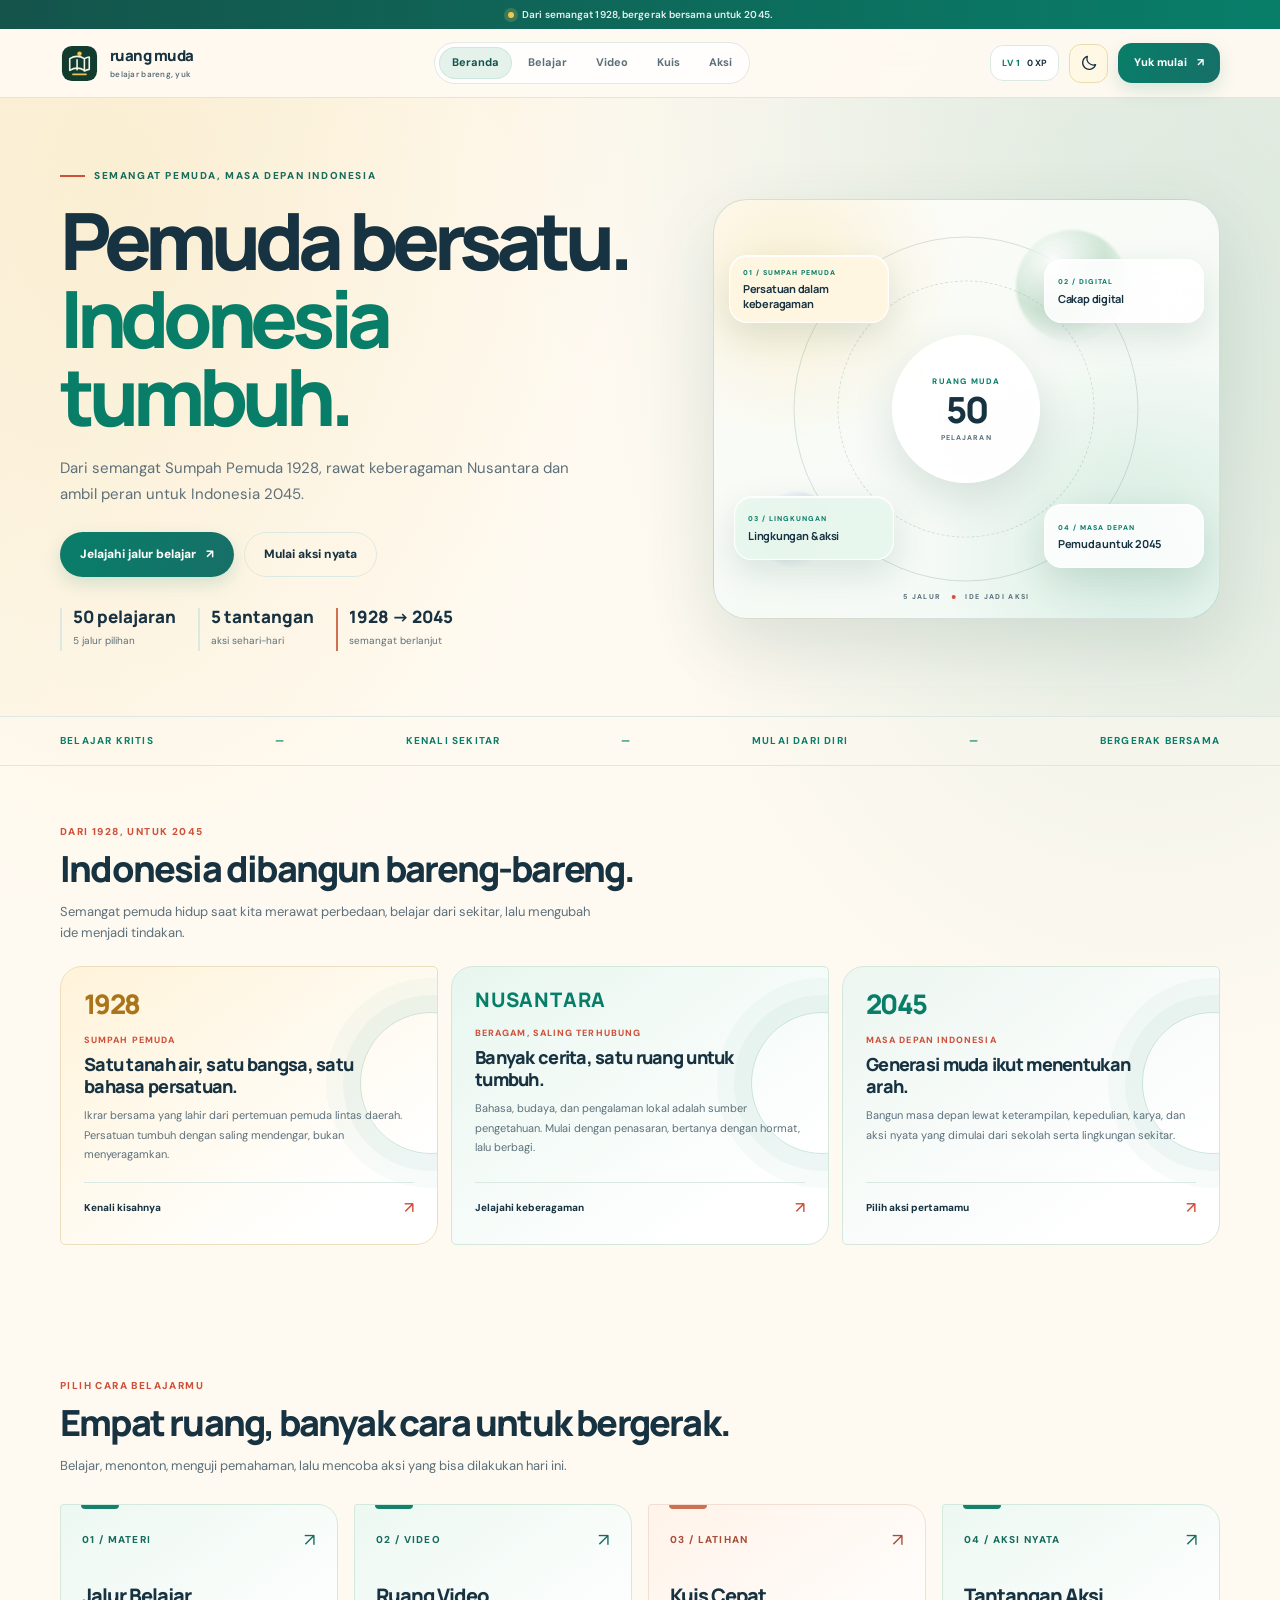
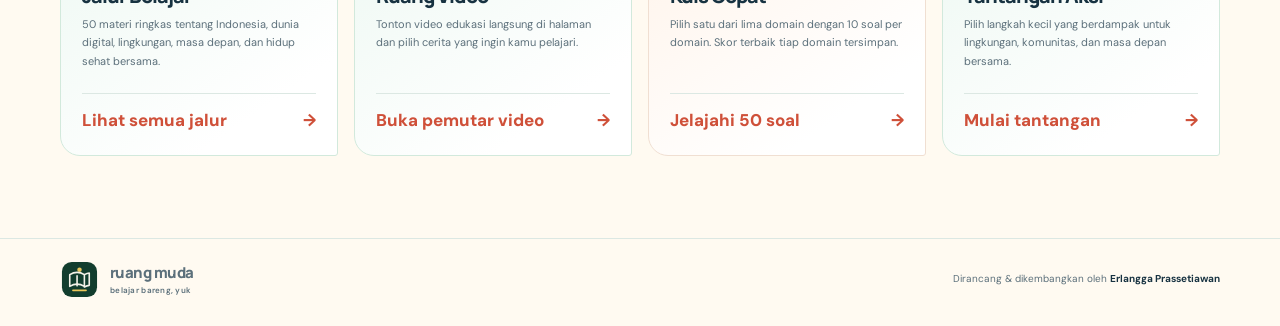
<file: index.html>
<!doctype html>
<html lang="id">
<head>
  <meta charset="utf-8" />
  <meta name="viewport" content="width=device-width, initial-scale=1" />
  <meta name="theme-color" content="#fffaf1" />
  <meta name="description" content="Ruang Muda: belajar dari semangat Sumpah Pemuda, merawat keberagaman Nusantara, dan bergerak untuk Indonesia 2045." />
  <title>Ruang Muda — Pemuda Indonesia untuk 2045</title>
  <script>try{document.documentElement.dataset.theme=localStorage.getItem('ruangMudaTheme_v3')||'light'}catch(e){}</script>
  <link rel="stylesheet" href="assets/style.css" />
  <link rel="stylesheet" href="assets/overrides.css" />
</head>
<body data-page="home" data-base="">
  <div id="site-header"></div>
  <main>
    <section class="home-hero"><div class="wrap hero-grid">
      <div class="hero-copy fade-in"><div class="eyebrow">Semangat pemuda, masa depan Indonesia</div><h1>Pemuda bersatu.<br /><span>Indonesia tumbuh.</span></h1><p class="lede">Dari semangat Sumpah Pemuda 1928, rawat keberagaman Nusantara dan ambil peran untuk Indonesia 2045.</p><div class="hero-actions"><a class="btn" href="jalur-belajar/index.html">Jelajahi jalur belajar <span aria-hidden="true">↗</span></a><a class="btn btn-outline" href="aksi/index.html">Mulai aksi nyata</a></div><div class="hero-meta"><div><strong>50 pelajaran</strong><small>5 jalur pilihan</small></div><div><strong>5 tantangan</strong><small>aksi sehari-hari</small></div><div><strong>1928 → 2045</strong><small>semangat berlanjut</small></div></div></div>
      <aside class="bubble-scene fade-in" aria-label="Animasi topik belajar Ruang Muda"><div class="scene-orbit orbit-one"></div><div class="scene-orbit orbit-two"></div><div class="scene-glow glow-one"></div><div class="scene-glow glow-two"></div><div class="scene-core"><span>RUANG MUDA</span><strong>50</strong><small>PELAJARAN</small></div><a class="topic-bubble bubble-history" href="jalur-belajar/materi.html?topik=sejarah"><small>01 / SUMPAH PEMUDA</small><strong>Persatuan dalam keberagaman</strong></a><a class="topic-bubble bubble-digital" href="jalur-belajar/index.html"><small>02 / DIGITAL</small><strong>Cakap digital</strong></a><a class="topic-bubble bubble-nature" href="jalur-belajar/index.html"><small>03 / LINGKUNGAN</small><strong>Lingkungan &amp; aksi</strong></a><a class="topic-bubble bubble-life" href="aksi/index.html"><small>04 / MASA DEPAN</small><strong>Pemuda untuk 2045</strong></a><div class="scene-caption"><span>5 JALUR</span><i></i><span>IDE JADI AKSI</span></div></aside>
    </div></section>
    <div class="home-rule"><div class="wrap home-rule-row"><span>Belajar kritis</span><span>—</span><span>Kenali sekitar</span><span>—</span><span>Mulai dari diri</span><span>—</span><span>Bergerak bersama</span></div></div>
    <section class="youth-story"><div class="wrap"><div class="section-heading"><div class="section-label">Dari 1928, untuk 2045</div><h2 class="section-title">Indonesia dibangun bareng-bareng.</h2><p class="section-intro">Semangat pemuda hidup saat kita merawat perbedaan, belajar dari sekitar, lalu mengubah ide menjadi tindakan.</p></div><div class="story-grid">
      <a class="story-card story-oath" href="jalur-belajar/materi.html?topik=sejarah"><span class="story-year">1928</span><span class="story-kicker">Sumpah Pemuda</span><h3>Satu tanah air, satu bangsa, satu bahasa persatuan.</h3><p>Ikrar bersama yang lahir dari pertemuan pemuda lintas daerah. Persatuan tumbuh dengan saling mendengar, bukan menyeragamkan.</p><span class="story-link">Kenali kisahnya <b aria-hidden="true">↗</b></span></a>
      <a class="story-card story-nusantara" href="jalur-belajar/materi.html?topik=peta-keberagaman"><span class="story-year">NUSANTARA</span><span class="story-kicker">Beragam, saling terhubung</span><h3>Banyak cerita, satu ruang untuk tumbuh.</h3><p>Bahasa, budaya, dan pengalaman lokal adalah sumber pengetahuan. Mulai dengan penasaran, bertanya dengan hormat, lalu berbagi.</p><span class="story-link">Jelajahi keberagaman <b aria-hidden="true">↗</b></span></a>
      <a class="story-card story-future" href="aksi/index.html"><span class="story-year">2045</span><span class="story-kicker">Masa depan Indonesia</span><h3>Generasi muda ikut menentukan arah.</h3><p>Bangun masa depan lewat keterampilan, kepedulian, karya, dan aksi nyata yang dimulai dari sekolah serta lingkungan sekitar.</p><span class="story-link">Pilih aksi pertamamu <b aria-hidden="true">↗</b></span></a>
    </div></div></section>
    <section class="home-modules"><div class="wrap"><div class="section-heading"><div class="section-label">Pilih cara belajarmu</div><h2 class="section-title">Empat ruang, banyak cara untuk bergerak.</h2><p class="section-intro">Belajar, menonton, menguji pemahaman, lalu mencoba aksi yang bisa dilakukan hari ini.</p></div><div class="module-grid">
      <a class="module-card" href="jalur-belajar/index.html"><div class="module-index"><span>01 / MATERI</span><span aria-hidden="true">↗</span></div><h2>Jalur Belajar</h2><p>50 materi ringkas tentang Indonesia, dunia digital, lingkungan, masa depan, dan hidup sehat bersama.</p><div class="module-link"><span>Lihat semua jalur</span><span aria-hidden="true">→</span></div></a>
      <a class="module-card" href="ruang-video/index.html"><div class="module-index"><span>02 / VIDEO</span><span aria-hidden="true">↗</span></div><h2>Ruang Video</h2><p>Tonton video edukasi langsung di halaman dan pilih cerita yang ingin kamu pelajari.</p><div class="module-link"><span>Buka pemutar video</span><span aria-hidden="true">→</span></div></a>
      <a class="module-card" href="kuis-cepat/index.html"><div class="module-index"><span>03 / LATIHAN</span><span aria-hidden="true">↗</span></div><h2>Kuis Cepat</h2><p>Pilih satu dari lima domain dengan 10 soal per domain. Skor terbaik tiap domain tersimpan.</p><div class="module-link"><span>Jelajahi 50 soal</span><span aria-hidden="true">→</span></div></a>
      <a class="module-card" href="aksi/index.html"><div class="module-index"><span>04 / AKSI NYATA</span><span aria-hidden="true">↗</span></div><h2>Tantangan Aksi</h2><p>Pilih langkah kecil yang berdampak untuk lingkungan, komunitas, dan masa depan bersama.</p><div class="module-link"><span>Mulai tantangan</span><span aria-hidden="true">→</span></div></a>
    </div></div></section>
  </main>
  <div id="site-footer"></div>
  <script src="assets/app.js" defer></script>
</body>
</html>
</file>
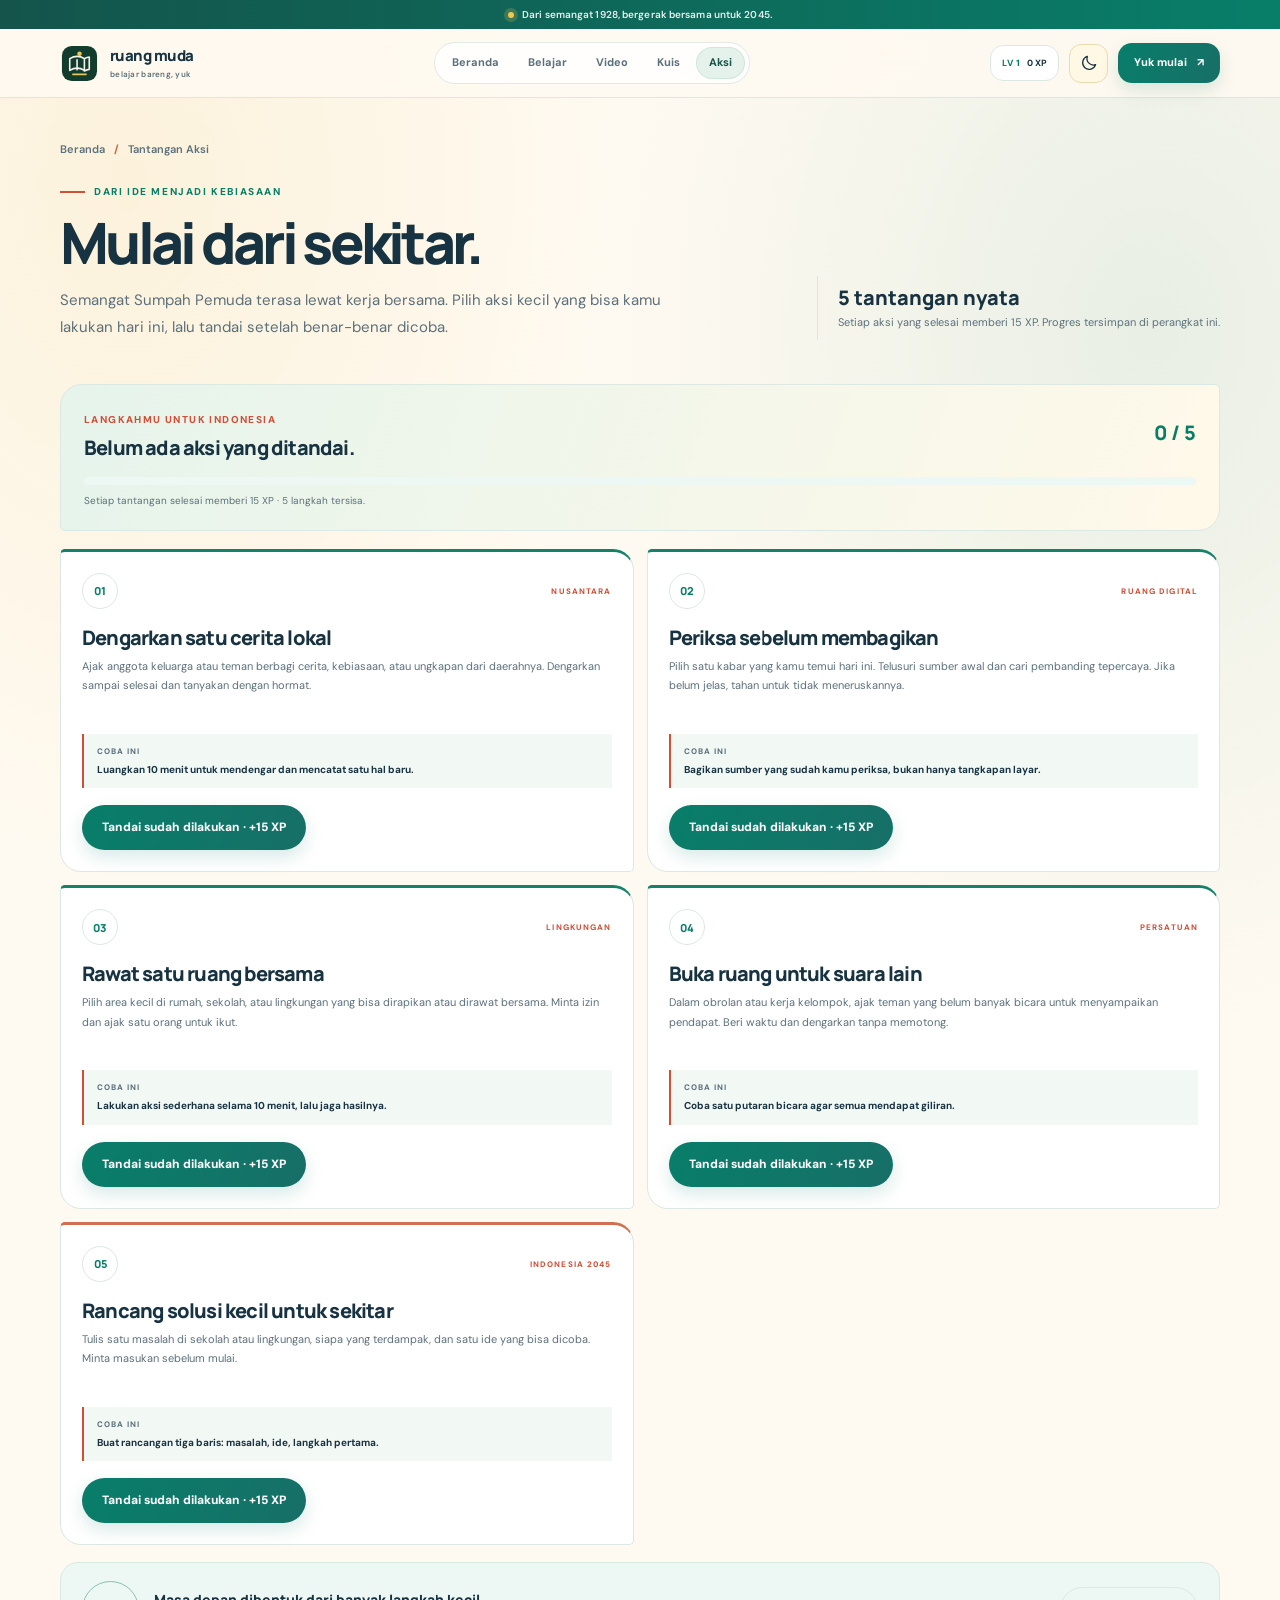
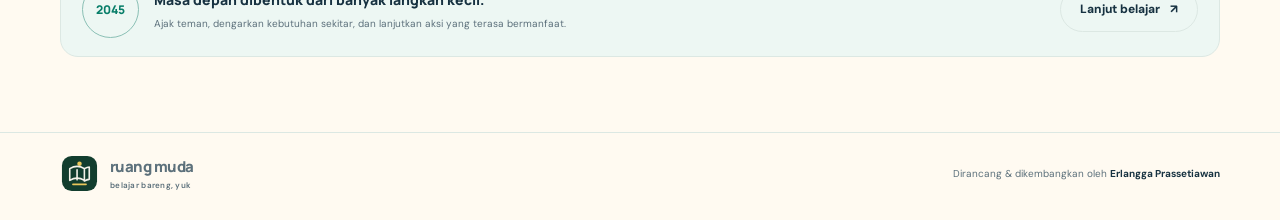
<file: aksi/index.html>
<!doctype html>
<html lang="id">
<head>
  <meta charset="utf-8" />
  <meta name="viewport" content="width=device-width, initial-scale=1" />
  <meta name="description" content="Tantangan aksi nyata Ruang Muda: mulai dari lingkungan sekitar untuk Indonesia yang lebih baik." />
  <title>Tantangan Aksi — Ruang Muda</title>
  <script>try{document.documentElement.dataset.theme=localStorage.getItem('ruangMudaTheme_v3')||'light'}catch(e){}</script>
  <link rel="stylesheet" href="../assets/style.css" />
  <link rel="stylesheet" href="../assets/overrides.css" />
</head>
<body data-page="action" data-base="../">
  <div id="site-header"></div>
  <main>
    <section class="page-hero"><div class="wrap page-hero-grid"><div><div class="crumb"><a href="../index.html">Beranda</a><span>/</span> Tantangan Aksi</div><div class="eyebrow">Dari ide menjadi kebiasaan</div><h1 class="page-title">Mulai dari sekitar.</h1><p class="lede">Semangat Sumpah Pemuda terasa lewat kerja bersama. Pilih aksi kecil yang bisa kamu lakukan hari ini, lalu tandai setelah benar-benar dicoba.</p></div><div class="page-hero-aside"><strong>5 tantangan nyata</strong>Setiap aksi yang selesai memberi 15 XP. Progres tersimpan di perangkat ini.</div></div></section>
    <section class="content-section action-content"><div class="wrap">
      <div class="action-progress-card"><div class="action-progress-top"><div><span class="section-label">Langkahmu untuk Indonesia</span><h2 id="actionProgressTitle">Belum ada aksi yang ditandai.</h2></div><strong class="action-progress-count" id="actionProgressCount">0 / 5</strong></div><div class="action-progress-track" role="progressbar" aria-label="Progres tantangan aksi" aria-valuemin="0" aria-valuemax="5" aria-valuenow="0"><span id="actionProgressBar"></span></div><p id="actionProgressHint">Selesaikan satu langkah untuk mulai membangun kebiasaan.</p></div>
      <div class="action-grid" id="actionGrid" aria-live="polite"></div>
      <aside class="action-closing"><span class="action-closing-mark" aria-hidden="true">2045</span><div><strong>Masa depan dibentuk dari banyak langkah kecil.</strong><p>Ajak teman, dengarkan kebutuhan sekitar, dan lanjutkan aksi yang terasa bermanfaat.</p></div><a class="btn btn-outline" href="../jalur-belajar/index.html">Lanjut belajar <span aria-hidden="true">↗</span></a></aside>
    </div></section>
  </main>
  <div id="site-footer"></div>
  <script src="../assets/app.js" defer></script><script src="../assets/action.js" defer></script>
</body>
</html>
</file>
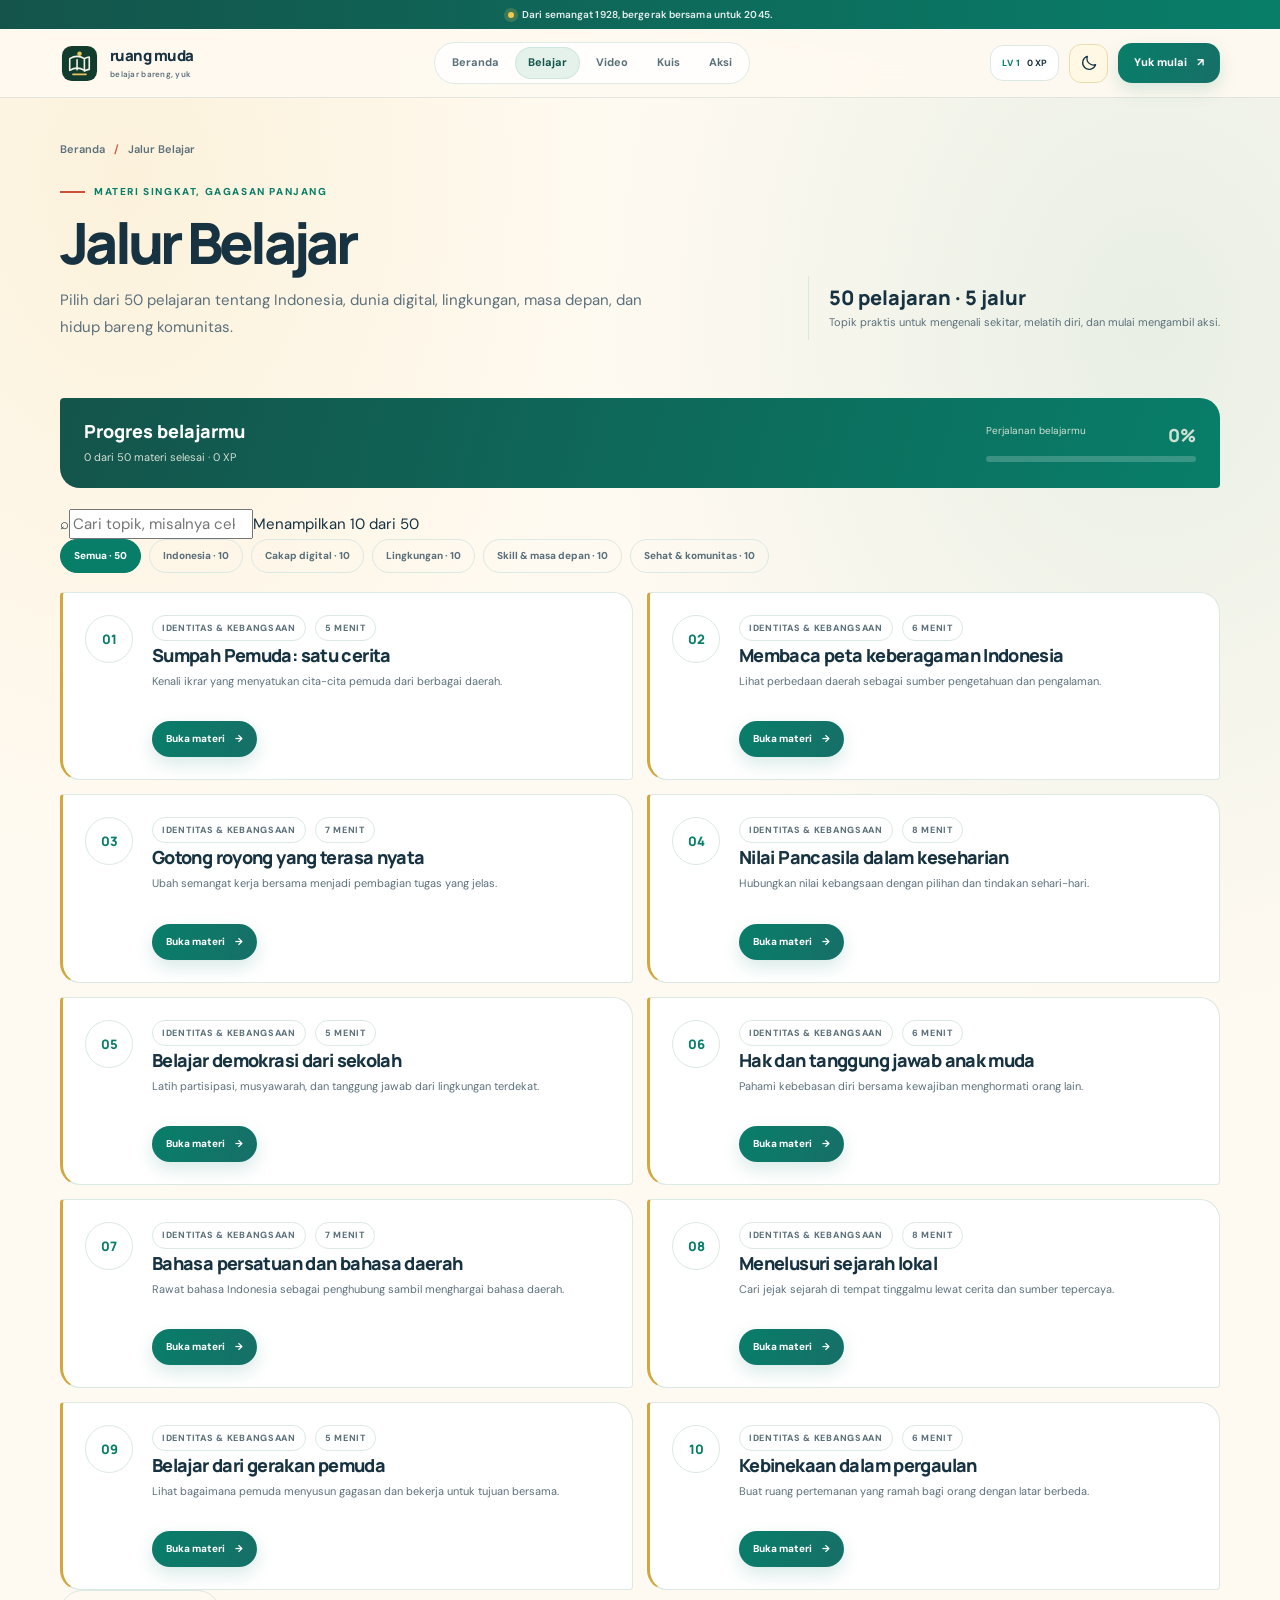
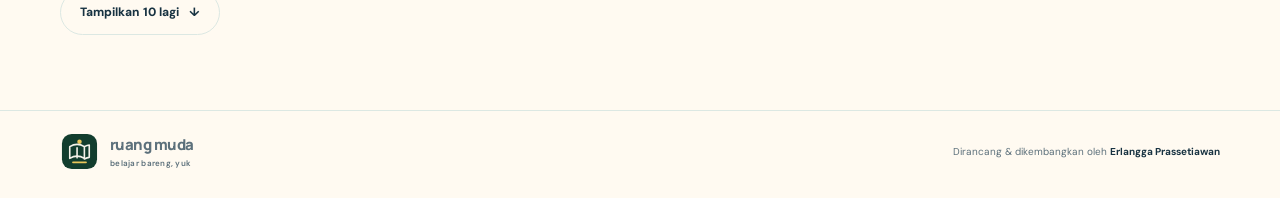
<file: jalur-belajar/index.html>
<!doctype html>
<html lang="id">
<head>
  <meta charset="utf-8" /><meta name="viewport" content="width=device-width, initial-scale=1" />
  <meta name="description" content="Pilih dari 50 pelajaran Ruang Muda tentang Indonesia, literasi digital, lingkungan, masa depan, kesehatan, dan komunitas." />
  <title>Jalur Belajar — Ruang Muda</title>
  <script>try{document.documentElement.dataset.theme=localStorage.getItem('ruangMudaTheme_v3')||'light'}catch(e){}</script>
  <link rel="stylesheet" href="../assets/style.css" />
  <link rel="stylesheet" href="../assets/overrides.css" />
</head>
<body data-page="learn" data-base="../">
  <div id="site-header"></div>
  <main>
    <section class="page-hero"><div class="wrap page-hero-grid"><div><div class="crumb"><a href="../index.html">Beranda</a><span>/</span> Jalur Belajar</div><div class="eyebrow">Materi singkat, gagasan panjang</div><h1 class="page-title">Jalur Belajar</h1><p class="lede">Pilih dari 50 pelajaran tentang Indonesia, dunia digital, lingkungan, masa depan, dan hidup bareng komunitas.</p></div><div class="page-hero-aside"><strong>50 pelajaran · 5 jalur</strong>Topik praktis untuk mengenali sekitar, melatih diri, dan mulai mengambil aksi.</div></div></section>
    <section class="content-section"><div class="wrap">
      <div class="learning-progress"><div><strong>Progres belajarmu</strong><p id="learnProgressText">0 dari 50 materi selesai</p></div><div class="progress-side"><div style="display:flex;justify-content:space-between;font-size:10px;color:#d2dfd4"><span>Perjalanan belajarmu</span><strong id="learnPercent">0%</strong></div><div class="progress-track"><span id="learnProgressBar"></span></div></div></div>
      <div class="lesson-tools"><label class="lesson-search"><span aria-hidden="true">⌕</span><input id="lessonSearch" type="search" placeholder="Cari topik, misalnya cek fakta..." aria-label="Cari materi belajar" /></label><span class="result-count" id="resultCount">Menampilkan 10 dari 50</span></div>
      <div class="filter-row" role="group" aria-label="Filter jalur belajar"><button class="filter-chip active" data-filter="all">Semua · 50</button><button class="filter-chip" data-filter="indonesia">Indonesia · 10</button><button class="filter-chip" data-filter="digital">Cakap digital · 10</button><button class="filter-chip" data-filter="lingkungan">Lingkungan · 10</button><button class="filter-chip" data-filter="masa">Skill &amp; masa depan · 10</button><button class="filter-chip" data-filter="sehat">Sehat &amp; komunitas · 10</button></div>
      <div class="lesson-grid" id="lessonGrid"></div><div class="lesson-empty" id="lessonEmpty" hidden>Topiknya belum ketemu. Coba kata pencarian lain.</div><div class="lesson-more-wrap"><button class="btn btn-outline" id="loadMore">Tampilkan 10 lagi <span aria-hidden="true">↓</span></button></div>
    </div></section>
  </main>
  <div id="site-footer"></div>
  <script src="../assets/app.js" defer></script><script src="../assets/lessons-data.js" defer></script><script src="../assets/learn.js" defer></script>
</body>
</html>
</file>
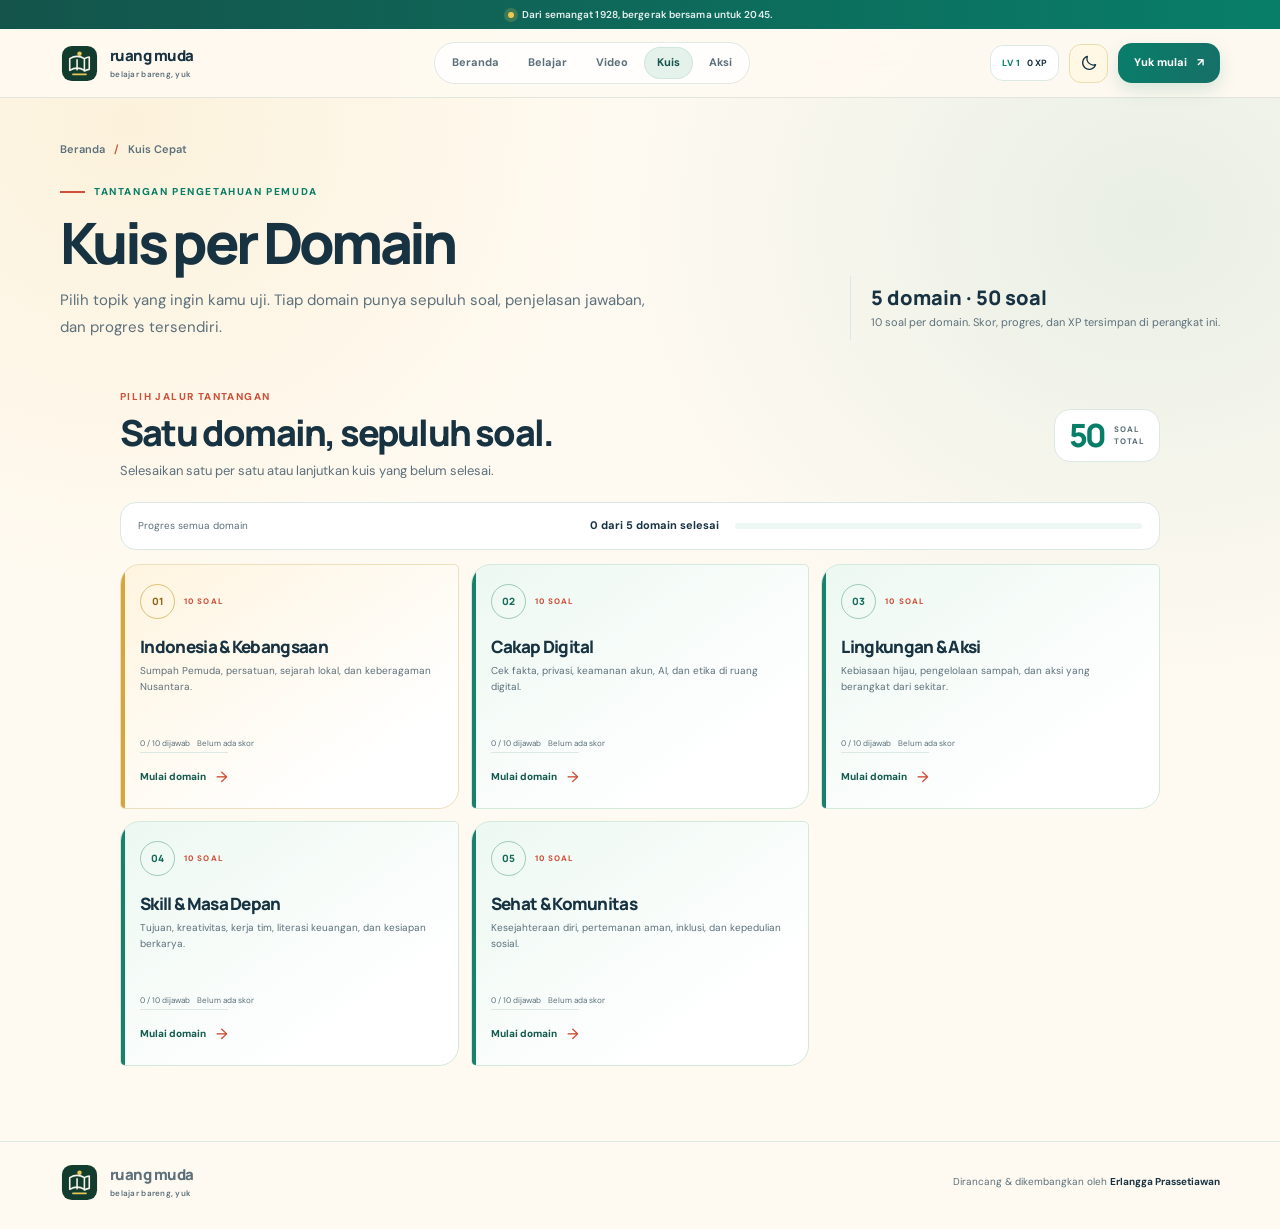
<file: kuis-cepat/index.html>
<!doctype html>
<html lang="id">
<head>
  <meta charset="utf-8" /><meta name="viewport" content="width=device-width, initial-scale=1" />
  <meta name="description" content="Kuis Ruang Muda: lima domain, masing-masing sepuluh soal tentang Indonesia, digital, lingkungan, masa depan, dan komunitas." />
  <title>Kuis 5 Domain — Ruang Muda</title>
  <script>try{document.documentElement.dataset.theme=localStorage.getItem('ruangMudaTheme_v3')||'light'}catch(e){}</script>
  <link rel="stylesheet" href="../assets/style.css" />
  <link rel="stylesheet" href="../assets/overrides.css" />
</head>
<body data-page="quiz" data-base="../">
  <div id="site-header"></div>
  <main>
    <section class="page-hero"><div class="wrap page-hero-grid"><div><div class="crumb"><a href="../index.html">Beranda</a><span>/</span> Kuis Cepat</div><div class="eyebrow">Tantangan pengetahuan pemuda</div><h1 class="page-title">Kuis per Domain</h1><p class="lede">Pilih topik yang ingin kamu uji. Tiap domain punya sepuluh soal, penjelasan jawaban, dan progres tersendiri.</p></div><div class="page-hero-aside"><strong>5 domain · 50 soal</strong>10 soal per domain. Skor, progres, dan XP tersimpan di perangkat ini.</div></div></section>
    <section class="content-section quiz-domain-section">
      <div class="wrap domain-picker" id="domainPicker" aria-labelledby="domainPickerTitle">
        <div class="domain-picker-heading"><div><div class="section-label">Pilih jalur tantangan</div><h2 class="section-title" id="domainPickerTitle">Satu domain, sepuluh soal.</h2><p class="section-intro">Selesaikan satu per satu atau lanjutkan kuis yang belum selesai.</p></div><div class="domain-total-badge"><strong>50</strong><span>SOAL<br />TOTAL</span></div></div>
        <div class="domain-overview"><div><span>Progres semua domain</span><strong id="domainProgressText">0 dari 5 domain selesai</strong></div><div class="domain-overall-track" role="progressbar" aria-label="Progres domain kuis" aria-valuemin="0" aria-valuemax="5" aria-valuenow="0"><span id="domainProgressBar"></span></div></div>
        <div class="domain-grid" id="domainGrid"></div>
      </div>
      <div class="wrap quiz-wrap" id="quizWrap" hidden>
        <aside class="quiz-side-panel"><div class="section-label">Kuis domain</div><h2>Sepuluh soal. Satu langkah lebih paham.</h2><p>Jawaban benar memberi XP satu kali per soal. Skor terbaik dicatat khusus untuk domain ini.</p><div class="quiz-side-count"><span class="count-number" id="questionTotal">10</span><span>SOAL<br />PER DOMAIN</span></div><div class="quiz-level-widget"><div class="level-widget-top"><div><small>LEVEL SEKARANG</small><strong id="playerLevel">LEVEL 1</strong><span id="playerRank">Pemula</span></div><div class="level-orb"><span id="levelNumber">01</span></div></div><div class="level-xp-row"><strong id="playerXp">0 XP</strong><span id="nextLevelText">100 XP ke level berikutnya</span></div><div class="level-progress"><span id="levelBar"></span></div></div><div class="quiz-side-line"><span>5 DOMAIN</span><i></i><span>50 SOAL</span><i></i><span>XP TERSIMPAN</span></div></aside>
        <div class="quiz-main"><div class="quiz-session-top"><button class="btn btn-outline" id="backToDomains" type="button"><span aria-hidden="true">←</span> Semua domain</button><span id="activeDomainName"></span></div><div class="quiz-shell" id="quizShell" aria-live="polite"><div class="quiz-top"><span id="questionCounter">Pertanyaan 1 / 10</span><span id="currentScore">0 benar</span></div><div class="quiz-progress"><span id="quizBar"></span></div><div class="quiz-category" id="questionCategory"></div><h2 class="quiz-question" id="questionText"></h2><div class="answer-list" id="answerList"></div><p class="quiz-feedback" id="feedback" aria-live="polite"></p><div class="quiz-controls"><small id="answerHint">Jawaban benar mendapat 10 XP, sekali per soal.</small><button class="btn" id="nextQuestion" type="button" disabled>Lanjut <span aria-hidden="true">→</span></button></div></div><div class="best-score"><span>Skor terbaik domain ini</span><strong id="savedScore">Belum ada</strong></div></div>
      </div>
    </section>
  </main>
  <div id="site-footer"></div>
  <script src="../assets/app.js" defer></script><script src="../assets/quiz.js" defer></script>
</body>
</html>
</file>
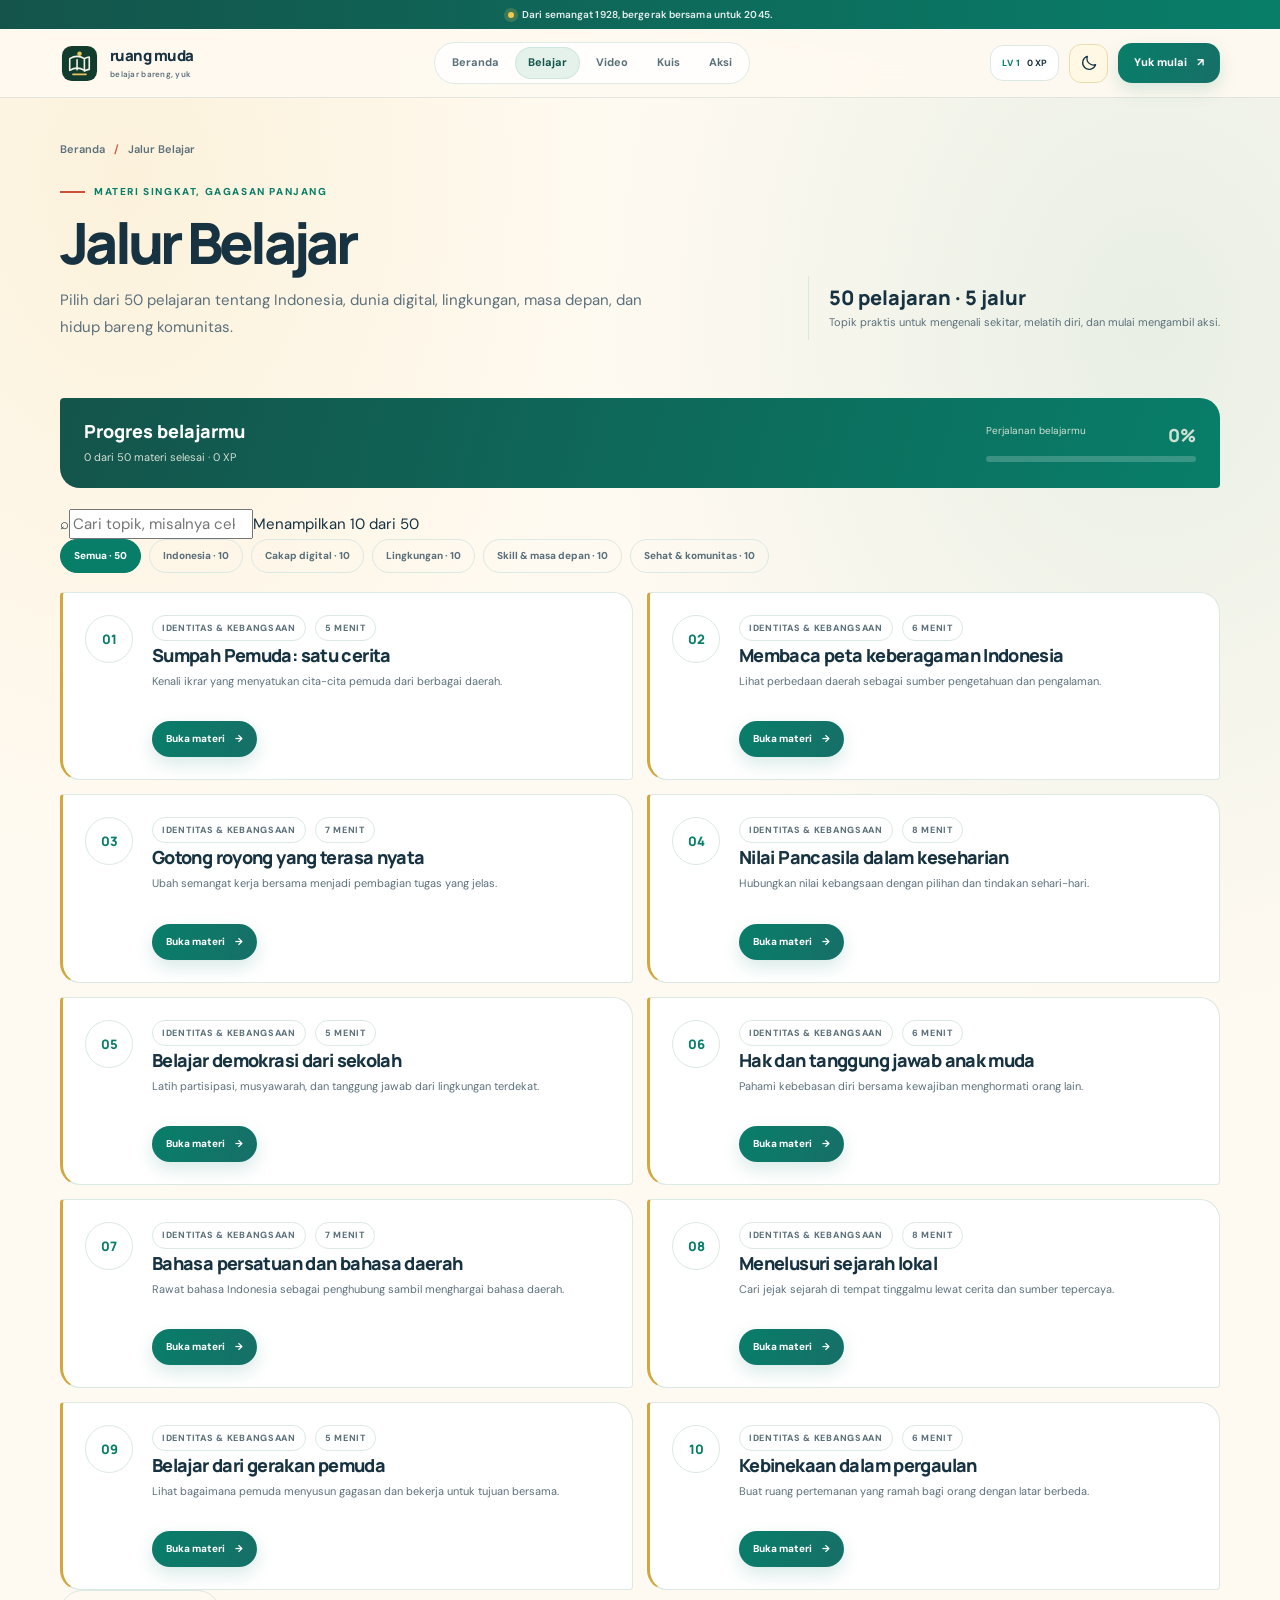
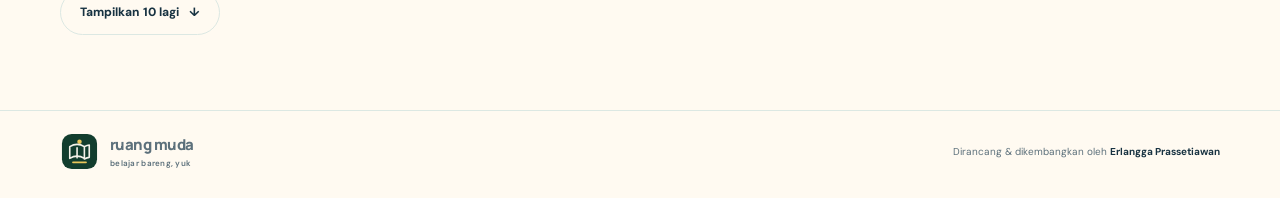
<file: jalur-belajar/materi.html>
<!doctype html>
<html lang="id">
<head>
  <meta charset="utf-8" /><meta name="viewport" content="width=device-width, initial-scale=1" />
  <meta name="description" content="Baca materi belajar Ruang Muda dengan gambaran visual, poin penting, dan kegiatan refleksi." />
  <title>Materi Belajar — Ruang Muda</title>
  <script>try{document.documentElement.dataset.theme=localStorage.getItem('ruangMudaTheme_v3')||'light'}catch(e){}</script>
  <link rel="stylesheet" href="../assets/style.css" />
  <link rel="stylesheet" href="../assets/overrides.css" />
</head>
<body data-page="learn" data-base="../">
  <div id="site-header"></div>
  <main id="lessonPage">
    <section class="page-hero"><div class="wrap"><div class="crumb"><a href="../index.html">Beranda</a><span>/</span><a href="index.html">Jalur Belajar</a><span>/</span><span id="lessonCrumb">Materi</span></div><div class="eyebrow" id="lessonCategory">Materi belajar</div><h1 class="page-title" id="lessonTitle">Memuat materi</h1><p class="lede" id="lessonLead"></p></div></section>
    <section class="content-section lesson-content"><div class="wrap">
      <div class="lesson-highlight"><article class="lesson-intro-card"><div class="section-label">Gambaran singkat</div><h2 id="lessonIntroTitle"></h2><p id="lessonIntro"></p><div class="lesson-time"><span class="time-mark"></span><span id="lessonDuration">Bacaan 5 menit</span><span class="time-divider"></span><span>Belajar mandiri</span></div></article><aside class="lesson-diagram-card"><div class="diagram-heading"><span>LIHAT ALURNYA</span><span id="diagramIndex">01 — 04</span></div><div id="lessonDiagram" class="lesson-diagram"></div><p class="diagram-caption" id="diagramCaption"></p></aside></div>
      <div class="lesson-points-heading"><div class="section-label">Materi inti</div><h2>Hal yang perlu dipahami</h2></div><div class="lesson-points" id="lessonPoints"></div>
      <div class="lesson-reflection"><div><div class="section-label">Coba pikirkan</div><h2 id="reflectionTitle">Apa yang bisa kamu lakukan setelah ini?</h2><p id="reflectionPrompt"></p></div><div class="reflection-actions"><button class="btn" id="completeLesson">Tandai selesai <span aria-hidden="true">✓</span></button><a class="btn btn-outline" id="nextLesson" href="index.html">Pilih materi lain <span aria-hidden="true">→</span></a></div></div>
    </div></section>
  </main>
  <div id="site-footer"></div>
  <script src="../assets/app.js" defer></script><script src="../assets/lessons-data.js" defer></script><script src="../assets/lesson.js" defer></script>
</body>
</html>
</file>
<file: assets/style.css>
@import url('https://fonts.googleapis.com/css2?family=DM+Sans:wght@400;500;600;700&family=Manrope:wght@400;500;600;700;800&display=swap');
:root{color-scheme:light;--bg:#fffaf1;--surface:#fff;--surface-2:#edf7f5;--ink:#172f42;--muted:#5d7180;--line:#dce8e5;--green:#087d69;--green-deep:#14544b;--green-soft:#dcf6ed;--accent:#ef6948;--accent-soft:#ffede5;--blue-soft:#e2f1ff;--gold:#f5c547;--shadow:0 22px 60px rgba(36,78,79,.11);--font:'DM Sans',Arial,sans-serif;--display:'Manrope','DM Sans',Arial,sans-serif;--radius:22px}
[data-theme="dark"]{color-scheme:dark;--bg:#080d12;--surface:rgba(255,255,255,.065);--surface-2:rgba(255,255,255,.09);--ink:#f3f7f4;--muted:#a7b5ad;--line:rgba(232,246,236,.13);--green:#9ed8b1;--green-deep:#0b1712;--green-soft:rgba(95,181,124,.19);--accent:#fb9679;--accent-soft:rgba(251,150,121,.16);--blue-soft:rgba(91,137,152,.2);--gold:#f4d37c;--shadow:0 22px 80px rgba(0,0,0,.4)}
*{box-sizing:border-box}[hidden]{display:none!important}html{scroll-behavior:smooth;scroll-padding-top:100px}body{margin:0;background:var(--bg);color:var(--ink);font:15px/1.6 var(--font);transition:background .25s,color .25s}a{color:inherit;text-decoration:none}button,input{font:inherit;color:inherit}button{cursor:pointer}::selection{background:var(--green-soft);color:var(--green)}.wrap{width:min(1160px,calc(100% - 48px));margin:0 auto}
.topline{height:36px;background:var(--green-deep);color:#f1f4ee;display:flex;align-items:center;justify-content:center;font-size:10px;letter-spacing:.14em;text-transform:uppercase;font-weight:700}.topline span{color:#bad8c3;margin:0 7px}
.site-header{position:sticky;top:0;z-index:50;border-bottom:1px solid var(--line);background:color-mix(in srgb,var(--bg) 92%,transparent);backdrop-filter:blur(16px)}.nav-row{height:74px;display:flex;align-items:center;justify-content:space-between;gap:24px}.brand{display:flex;align-items:center;gap:11px;min-width:max-content}.brand-mark{width:39px;height:39px;display:block}.brand-name{font:800 15px/1.1 var(--display);letter-spacing:.04em}.brand-name small{display:block;margin-top:5px;font:600 8px/1 var(--font);letter-spacing:.18em;color:var(--muted);text-transform:uppercase}.nav-links{display:flex;align-items:center;gap:26px}.nav-links a{font-size:12px;color:var(--muted);font-weight:700;transition:color .2s}.nav-links a:hover,.nav-links a[aria-current="page"]{color:var(--ink)}.nav-actions{display:flex;align-items:center;gap:10px}.theme-toggle,.menu-toggle{width:39px;height:39px;border-radius:12px;border:1px solid var(--line);background:var(--surface);display:grid;place-items:center;transition:background .2s,border-color .2s}.theme-toggle:hover,.menu-toggle:hover{background:var(--surface-2)}.theme-toggle svg{width:18px;height:18px;stroke:var(--ink)}.menu-toggle{display:none;font-size:18px}.btn{display:inline-flex;align-items:center;justify-content:center;gap:10px;border:1px solid transparent;border-radius:999px;background:var(--green);color:#fff;padding:12px 19px;font-size:12px;font-weight:800;transition:transform .2s,background .2s,box-shadow .2s}.btn:hover{transform:translateY(-2px);box-shadow:0 9px 20px rgba(22,65,47,.16);background:var(--green-deep);color:#fff}.btn svg{width:15px;height:15px;stroke:currentColor}.btn-outline{background:transparent;border-color:var(--line);color:var(--ink)}.btn-outline:hover{background:var(--surface);color:var(--ink);box-shadow:none}.btn-accent{background:var(--accent);color:#fff}.btn-accent:hover{background:#c96243;color:#fff}
.eyebrow{display:flex;align-items:center;gap:9px;color:var(--green);font-size:10px;letter-spacing:.16em;text-transform:uppercase;font-weight:800}.eyebrow:before{content:'';height:2px;width:25px;background:var(--accent)}.page-title{font:800 clamp(34px,5vw,57px)/1.05 var(--display);letter-spacing:-.065em;margin:13px 0 14px}.lede{color:var(--muted);font-size:15px;line-height:1.75;max-width:610px}.section-label{font-size:10px;text-transform:uppercase;letter-spacing:.14em;color:var(--accent);font-weight:800}.section-title{font:800 clamp(25px,3.3vw,36px)/1.15 var(--display);letter-spacing:-.05em;margin:8px 0}.section-intro{color:var(--muted);font-size:13px;max-width:550px}.section-heading{margin-bottom:27px}.crumb{display:flex;gap:9px;align-items:center;color:var(--muted);font-size:11px;font-weight:600;margin-bottom:25px}.crumb a:hover{color:var(--green)}.crumb span{color:var(--accent)}
/* Home */
.home-hero{padding:70px 0 65px}.hero-grid{display:grid;grid-template-columns:1fr .85fr;align-items:center;gap:56px}.hero-copy h1{font:800 clamp(45px,6.4vw,79px)/.99 var(--display);letter-spacing:-.075em;margin:17px 0 19px;max-width:670px}.hero-copy h1 span{color:var(--green)}.hero-copy .lede{max-width:530px}.hero-actions{display:flex;flex-wrap:wrap;gap:10px;margin-top:25px}.hero-meta{display:flex;gap:22px;margin-top:31px}.hero-meta div{border-left:2px solid var(--line);padding-left:11px}.hero-meta strong{display:block;font:800 17px/1.1 var(--display)}.hero-meta small{font-size:10px;color:var(--muted)}.feature-board{position:relative;min-height:390px;background:var(--green-deep);border-radius:4px 26px 4px 26px;padding:30px;color:#f5f5ee;overflow:hidden;display:flex;flex-direction:column;justify-content:space-between}.feature-board:before{content:'';position:absolute;inset:16px;border:1px solid rgba(255,255,255,.17);pointer-events:none}.feature-board:after{content:'';position:absolute;width:350px;height:350px;border-radius:50%;border:1px solid rgba(255,255,255,.14);right:-124px;top:53px;box-shadow:0 0 0 32px rgba(255,255,255,.025),0 0 0 64px rgba(255,255,255,.025)}.board-top,.board-main,.board-bottom{position:relative;z-index:1}.board-top{display:flex;justify-content:space-between;align-items:center;color:#bad8c3;font-size:9px;letter-spacing:.16em;text-transform:uppercase;font-weight:700}.board-top .line{height:1px;width:35px;background:#bad8c3}.board-main{padding:26px 8px 18px}.board-year{font:800 clamp(95px,13vw,155px)/.9 var(--display);letter-spacing:-.105em;color:#f1f2e8}.board-month{font:700 14px var(--display);letter-spacing:.08em;text-transform:uppercase;color:#bcd8c5;margin-top:11px}.board-rule{height:1px;background:rgba(255,255,255,.25);max-width:200px;margin:20px 0 15px}.board-note{font-size:12px;color:#d6e4d8;max-width:255px;line-height:1.65}.board-bottom{display:flex;align-items:center;justify-content:space-between;border-top:1px solid rgba(255,255,255,.18);padding-top:16px;color:#c6d8c9;font-size:9px;letter-spacing:.12em;text-transform:uppercase}.board-bottom strong{font-size:12px;color:#fff;letter-spacing:.04em}.home-rule{border-top:1px solid var(--line);border-bottom:1px solid var(--line);padding:16px 0}.home-rule-row{display:flex;justify-content:space-between;gap:12px;color:var(--muted);font-size:10px;letter-spacing:.12em;text-transform:uppercase;font-weight:700}.home-rule-row span{color:var(--green)}.home-modules{padding:65px 0 82px}.module-grid{display:grid;grid-template-columns:repeat(3,1fr);gap:16px}.module-card{background:var(--surface);border:1px solid var(--line);min-height:235px;padding:23px;border-radius:3px 20px 3px 20px;display:flex;flex-direction:column;transition:transform .2s,border-color .2s,box-shadow .2s}.module-card:hover{transform:translateY(-4px);border-color:color-mix(in srgb,var(--green) 35%,var(--line));box-shadow:var(--shadow)}.module-index{display:flex;justify-content:space-between;align-items:center;color:var(--green);font-size:10px;letter-spacing:.13em;font-weight:800}.module-index span:last-child{font-size:18px;font-weight:400}.module-card h2{font:800 22px var(--display);letter-spacing:-.05em;margin:27px 0 6px}.module-card p{font-size:12px;color:var(--muted);margin:0 0 22px;max-width:290px}.module-link{display:flex;align-items:center;justify-content:space-between;margin-top:auto;border-top:1px solid var(--line);padding-top:13px;font-size:11px;font-weight:800}.module-link span{font-size:17px;color:var(--accent)}.creator{padding:18px 0;border-top:1px solid var(--line);font-size:11px;color:var(--muted)}.creator strong{color:var(--ink);font-weight:800}
/* Shared page layout */
.page-hero{padding:43px 0 36px}.page-hero-grid{display:flex;justify-content:space-between;align-items:end;gap:30px}.page-hero .lede{margin-bottom:0}.page-hero-aside{min-width:220px;border-left:1px solid var(--line);padding:8px 0 8px 20px;color:var(--muted);font-size:11px}.page-hero-aside strong{display:block;color:var(--ink);font:800 20px var(--display);margin-bottom:3px}.content-section{padding:22px 0 75px}.surface-card{background:var(--surface);border:1px solid var(--line);border-radius:var(--radius)}.tag{display:inline-flex;border:1px solid var(--line);border-radius:999px;padding:5px 9px;color:var(--muted);font-size:9px;letter-spacing:.08em;text-transform:uppercase;font-weight:800}.page-footer{border-top:1px solid var(--line);padding:21px 0 27px;color:var(--muted);font-size:10px}.page-footer .footer-row{display:flex;justify-content:space-between;align-items:center;gap:16px}.footer-credit strong{color:var(--ink)}
/* Learning page */
.filter-row{display:flex;gap:8px;flex-wrap:wrap;margin:0 0 19px}.filter-chip{border:1px solid var(--line);border-radius:999px;background:transparent;padding:8px 13px;font-size:10px;font-weight:800;color:var(--muted);transition:.18s}.filter-chip:hover,.filter-chip.active{background:var(--green);border-color:var(--green);color:#fff}.lesson-grid{display:grid;grid-template-columns:repeat(2,1fr);gap:14px}.lesson-card{background:var(--surface);border:1px solid var(--line);border-radius:4px 20px 4px 20px;padding:22px;display:grid;grid-template-columns:52px 1fr;gap:15px;transition:transform .2s,border-color .2s}.lesson-card:hover{transform:translateY(-3px);border-color:color-mix(in srgb,var(--green) 40%,var(--line))}.lesson-no{width:48px;height:48px;border:1px solid var(--line);border-radius:50%;display:grid;place-items:center;color:var(--green);font:800 13px var(--display)}.lesson-card h2{font:800 18px var(--display);letter-spacing:-.035em;margin:2px 0 5px}.lesson-card p{font-size:11px;color:var(--muted);line-height:1.65;margin:0 0 14px}.lesson-meta{display:flex;align-items:center;gap:9px;flex-wrap:wrap}.lesson-card .btn{margin-top:17px;padding:9px 13px;font-size:10px}.lesson-card .completed{color:var(--green);font-size:10px;font-weight:800;margin-left:8px}.learning-progress{background:var(--green-deep);color:#fff;border-radius:4px 20px;padding:21px 24px;margin:0 0 21px;display:flex;align-items:center;justify-content:space-between;gap:20px}.learning-progress strong{font:800 18px var(--display)}.learning-progress p{color:#d2dfd4;font-size:11px;margin:4px 0 0}.progress-side{min-width:210px}.progress-track{height:6px;background:rgba(255,255,255,.2);border-radius:9px;margin-top:9px;overflow:hidden}.progress-track span{height:100%;width:0;display:block;background:var(--gold);border-radius:inherit;transition:width .3s}.dialog{width:min(560px,calc(100% - 28px));background:var(--surface);color:var(--ink);padding:0;border:1px solid var(--line);border-radius:20px;box-shadow:var(--shadow)}.dialog::backdrop{background:rgba(8,18,13,.58);backdrop-filter:blur(3px)}.dialog-content{padding:30px}.dialog-close{float:right;border:1px solid var(--line);background:var(--surface-2);width:34px;height:34px;border-radius:50%;font-size:18px}.dialog-content h2{font:800 27px var(--display);letter-spacing:-.05em;margin:13px 0}.dialog-content p{font-size:13px;line-height:1.8;color:var(--muted)}
/* Video page */
.video-stage{display:grid;grid-template-columns:1.45fr .55fr;gap:16px;align-items:stretch}.player-shell{background:#050908;overflow:hidden;border-radius:4px 20px 4px 20px;aspect-ratio:16/9;box-shadow:var(--shadow)}.player-shell iframe{width:100%;height:100%;border:0;display:block}.video-description{background:var(--surface);border:1px solid var(--line);padding:22px;border-radius:20px 4px 20px 4px;display:flex;flex-direction:column;justify-content:space-between}.video-description h2{font:800 22px/1.18 var(--display);letter-spacing:-.045em;margin:12px 0 8px}.video-description p{font-size:11px;line-height:1.7;color:var(--muted)}.video-source{border-top:1px solid var(--line);padding-top:12px;margin-top:13px;color:var(--muted);font-size:10px}.playlist-head{display:flex;align-items:end;justify-content:space-between;gap:15px;margin:34px 0 15px}.playlist-head h2{font:800 21px var(--display);letter-spacing:-.04em;margin:0}.playlist-head p{font-size:10px;color:var(--muted);margin:4px 0 0}.video-list{display:grid;grid-template-columns:repeat(2,1fr);gap:12px}.video-choice{display:grid;grid-template-columns:145px 1fr;gap:14px;align-items:center;background:var(--surface);border:1px solid var(--line);border-radius:4px 16px 4px 16px;padding:10px;text-align:left;transition:border-color .2s,transform .2s}.video-choice:hover,.video-choice.active{border-color:var(--green);transform:translateY(-2px)}.video-thumb{aspect-ratio:16/9;background:var(--surface-2);overflow:hidden;position:relative}.video-thumb img{width:100%;height:100%;object-fit:cover;display:block}.play-mark{position:absolute;left:50%;top:50%;transform:translate(-50%,-50%);width:32px;height:32px;border-radius:50%;background:rgba(16,31,23,.85);color:#fff;display:grid;place-items:center;padding-left:2px;font-size:12px}.video-choice strong{display:block;font:800 13px/1.3 var(--display);letter-spacing:-.02em}.video-choice small{display:block;color:var(--muted);font-size:9px;margin-top:6px}.video-help{color:var(--muted);font-size:10px;margin-top:12px}
/* Quiz page */
.quiz-wrap{max-width:760px;margin:0 auto}.quiz-shell{padding:27px;background:var(--surface);border:1px solid var(--line);border-radius:4px 22px 4px 22px;box-shadow:var(--shadow)}.quiz-top{display:flex;justify-content:space-between;align-items:center;gap:12px;color:var(--muted);font-size:10px;font-weight:800;letter-spacing:.08em;text-transform:uppercase}.quiz-progress{height:6px;background:var(--surface-2);border-radius:10px;margin:15px 0 24px;overflow:hidden}.quiz-progress span{display:block;height:100%;width:0;background:var(--accent);border-radius:inherit;transition:width .25s}.quiz-category{font-size:9px;letter-spacing:.1em;text-transform:uppercase;color:var(--green);font-weight:800}.quiz-question{font:800 clamp(20px,3vw,27px)/1.35 var(--display);letter-spacing:-.04em;margin:8px 0 18px}.answer-list{display:grid;gap:9px}.answer-option{display:flex;align-items:center;gap:12px;text-align:left;border:1px solid var(--line);background:var(--bg);border-radius:11px;padding:12px 14px;font-size:12px;transition:border-color .18s,background .18s}.answer-option:hover:not(:disabled){border-color:var(--green);background:var(--green-soft)}.answer-letter{width:25px;height:25px;display:grid;place-items:center;border:1px solid var(--line);border-radius:7px;color:var(--muted);font-size:10px;font-weight:800;flex:none}.answer-option.correct{border-color:#56906a;background:var(--green-soft)}.answer-option.correct .answer-letter{background:var(--green);border-color:var(--green);color:#fff}.answer-option.wrong{border-color:#d5846b;background:var(--accent-soft)}.answer-option:disabled{cursor:default}.quiz-feedback{min-height:24px;color:var(--muted);font-size:11px;margin:12px 0}.quiz-controls{display:flex;align-items:center;justify-content:space-between;gap:12px;border-top:1px solid var(--line);padding-top:16px}.quiz-controls small{color:var(--muted);font-size:10px}.quiz-summary{text-align:center;padding:18px 0 7px}.quiz-summary .score{font:800 66px/.98 var(--display);letter-spacing:-.08em;color:var(--green)}.quiz-summary h2{font:800 25px var(--display);letter-spacing:-.05em;margin:13px 0 5px}.quiz-summary p{font-size:12px;color:var(--muted);max-width:440px;margin:0 auto 20px}.best-score{display:flex;justify-content:space-between;align-items:center;color:var(--muted);font-size:10px;margin-top:15px}.best-score strong{color:var(--ink)}
.toast{position:fixed;bottom:20px;left:50%;z-index:90;transform:translate(-50%,15px);opacity:0;pointer-events:none;background:var(--ink);color:var(--bg);padding:10px 15px;border-radius:999px;font-size:11px;font-weight:700;transition:.25s;box-shadow:var(--shadow)}.toast.show{transform:translate(-50%,0);opacity:1}.fade-in{animation:enter .6s both}@keyframes enter{from{opacity:0;transform:translateY(12px)}to{opacity:1;transform:none}}[data-theme="dark"] .btn:not(.btn-outline),[data-theme="dark"] .filter-chip.active{color:#102017}@media(prefers-reduced-motion:reduce){*,*::before,*::after{scroll-behavior:auto!important;animation-duration:.01ms!important;transition-duration:.01ms!important}}
[data-theme="dark"] .btn:not(.btn-outline){color:#102017}[data-theme="dark"] .filter-chip.active{color:#102017}
@media(max-width:900px){.nav-links{gap:15px}.hero-grid{gap:28px}.feature-board{min-height:340px}.video-stage{grid-template-columns:1fr}.video-description{min-height:210px}.video-list{grid-template-columns:1fr}.video-choice{grid-template-columns:190px 1fr}}
@media(max-width:650px){.wrap{width:calc(100% - 32px)}.topline{height:32px;font-size:8px;letter-spacing:.1em}.nav-row{height:65px}.brand-mark{width:35px;height:35px}.brand-name{font-size:13px}.nav-links{display:none;position:absolute;top:64px;left:0;right:0;background:var(--bg);padding:16px 20px 21px;border-bottom:1px solid var(--line);flex-direction:column;align-items:stretch;gap:0}.nav-links.open{display:flex}.nav-links a{padding:11px 0;border-bottom:1px solid var(--line)}.nav-links a:last-child{border:0}.menu-toggle{display:grid}.nav-actions>.btn{display:none}.home-hero{padding:42px 0 45px}.hero-grid{grid-template-columns:1fr;gap:27px}.hero-copy h1{font-size:clamp(45px,12vw,67px);margin-top:14px}.hero-copy .lede{font-size:13px}.hero-meta{gap:16px;margin-top:23px}.hero-meta strong{font-size:15px}.feature-board{min-height:280px;padding:24px}.board-main{padding:14px 7px}.board-year{font-size:110px}.board-note{font-size:10px}.home-rule-row{font-size:8px;flex-wrap:wrap;justify-content:center;gap:7px 13px}.home-modules{padding:47px 0 57px}.module-grid{grid-template-columns:1fr;gap:10px}.module-card{min-height:180px;padding:18px}.module-card h2{margin-top:19px;font-size:20px}.page-hero{padding:30px 0 27px}.page-hero-grid{display:block}.page-title{font-size:40px}.lede{font-size:13px}.page-hero-aside{border-left:0;border-top:1px solid var(--line);padding:11px 0 0;margin-top:17px}.page-hero-aside strong{font-size:17px}.content-section{padding:16px 0 52px}.lesson-grid{grid-template-columns:1fr}.lesson-card{padding:17px;grid-template-columns:42px 1fr;gap:12px}.lesson-no{width:40px;height:40px}.lesson-card h2{font-size:16px}.learning-progress{align-items:flex-start;flex-direction:column;padding:18px}.progress-side{width:100%;min-width:0}.video-stage{gap:10px}.video-description{padding:18px}.video-description h2{font-size:20px}.player-shell{border-radius:4px 16px 4px 16px}.playlist-head{align-items:flex-start;flex-direction:column}.video-choice{grid-template-columns:112px 1fr;gap:10px}.video-choice strong{font-size:11px}.quiz-shell{padding:18px}.quiz-question{font-size:21px}.quiz-controls .btn{padding:10px 13px}.quiz-top{font-size:9px}.page-footer .footer-row{align-items:flex-start;flex-direction:column}.dialog-content{padding:23px}.dialog-content h2{font-size:23px}}
.board-heading{font:800 25px/1.2 var(--display);letter-spacing:-.045em;color:#f5f5ee;margin:0 0 17px;max-width:300px}.topic-preview-list{display:grid}.topic-preview-row{display:grid;grid-template-columns:35px 1fr 18px;align-items:center;gap:9px;padding:9px 0;border-top:1px solid rgba(255,255,255,.2);color:#e3ebe3;transition:color .2s,padding .2s}.topic-preview-row:hover{color:#fff;padding-left:4px}.topic-preview-num{font:700 10px var(--display);color:#a5c9af}.topic-preview-label{font-size:11px;font-weight:600}.topic-preview-arrow{font-size:14px;color:var(--gold)}.board-bottom a{font-size:10px;font-weight:800;color:#fff}.board-bottom a:hover{color:var(--gold)}
.action-cycle{grid-template-columns:1fr 1fr;gap:8px}.cycle-step{min-height:55px;padding:7px 10px}.cycle-link{display:none}
</file>
<file: assets/overrides.css>
/* Dark glass surfaces and the animated home artwork */
[data-theme="dark"] body {
  background-image: radial-gradient(ellipse at 18% 13%, rgba(39,100,70,.22), transparent 36%), radial-gradient(ellipse at 88% 22%, rgba(46,80,114,.2), transparent 34%), radial-gradient(ellipse at 55% 92%, rgba(84,52,73,.13), transparent 32%);
}
[data-theme="dark"] .site-header { background: rgba(8,13,18,.76); border-color: rgba(255,255,255,.08); }
[data-theme="dark"] .module-card,
[data-theme="dark"] .lesson-card,
[data-theme="dark"] .lesson-intro-card,
[data-theme="dark"] .lesson-point,
[data-theme="dark"] .video-description,
[data-theme="dark"] .quiz-shell,
[data-theme="dark"] .lesson-reflection,
[data-theme="dark"] .dict-item,
[data-theme="dark"] .tool-card {
  background: rgba(255,255,255,.055);
  border-color: rgba(235,247,238,.12);
  backdrop-filter: blur(24px);
  box-shadow: 0 16px 50px rgba(0,0,0,.14);
}
[data-theme="dark"] .lesson-intro-card { border-left-color: var(--green); }
[data-theme="dark"] .lesson-reflection { background: rgba(255,255,255,.07); }
[data-theme="dark"] .answer-option { background: rgba(255,255,255,.045); border-color: rgba(255,255,255,.12); color: var(--ink); }
[data-theme="dark"] .answer-option:hover:not(:disabled) { background: rgba(132,206,158,.13); }
[data-theme="dark"] .answer-option.correct { background: rgba(86,160,108,.2); }
[data-theme="dark"] .answer-option.wrong { background: rgba(217,105,78,.17); }
[data-theme="dark"] .quiz-progress { background: rgba(255,255,255,.1); }
[data-theme="dark"] .filter-chip { border-color: rgba(255,255,255,.15); }
[data-theme="dark"] .filter-chip.active { background: var(--green); border-color: var(--green); color: #102017; }
[data-theme="dark"] .theme-toggle,
[data-theme="dark"] .menu-toggle { background: rgba(255,255,255,.06); border-color: rgba(255,255,255,.12); }
[data-theme="dark"] .btn-outline { background: rgba(255,255,255,.045); border-color: rgba(255,255,255,.17); color: var(--ink); }
[data-theme="dark"] .btn-outline:hover { background: rgba(255,255,255,.09); }

.bubble-scene {
  position: relative; isolation: isolate; min-height: 420px; overflow: hidden;
  border: 1px solid rgba(110,143,124,.2); border-radius: 34px;
  background: radial-gradient(circle at 50% 50%, rgba(94,166,123,.17), transparent 44%), linear-gradient(145deg, rgba(226,237,229,.72), rgba(235,239,242,.64));
  box-shadow: 0 26px 70px rgba(20,48,34,.11);
}
[data-theme="dark"] .bubble-scene {
  border-color: rgba(225,247,232,.11);
  background: radial-gradient(circle at 50% 50%, rgba(73,166,105,.17), transparent 42%), radial-gradient(circle at 18% 15%, rgba(102,151,199,.12), transparent 35%), rgba(255,255,255,.025);
  box-shadow: 0 28px 90px rgba(0,0,0,.26); backdrop-filter: blur(18px);
}
.scene-orbit { position: absolute; left: 50%; top: 50%; border: 1px solid rgba(65,111,83,.17); border-radius: 50%; pointer-events: none; }
.orbit-one { width: 345px; height: 345px; transform: translate(-50%,-50%); animation: slow-orbit 35s linear infinite; }
.orbit-two { width: 257px; height: 257px; transform: translate(-50%,-50%) rotate(42deg); border-style: dashed; animation: slow-orbit 28s linear infinite reverse; }
[data-theme="dark"] .scene-orbit { border-color: rgba(207,240,216,.18); }
.scene-glow { position: absolute; width: 112px; height: 112px; border-radius: 50%; filter: blur(1px); pointer-events: none; }
.glow-one { top: 7%; right: 18%; background: radial-gradient(circle at 34% 28%, rgba(255,255,255,.9), rgba(104,177,131,.27) 47%, rgba(104,177,131,.03) 72%); animation: bubble-drift 7s ease-in-out infinite; }
.glow-two { left: 9%; bottom: 12%; width: 76px; height: 76px; background: radial-gradient(circle at 34% 28%, rgba(255,255,255,.85), rgba(127,159,206,.24) 50%, transparent 75%); animation: bubble-drift 8s ease-in-out infinite reverse; }
[data-theme="dark"] .glow-one { background: radial-gradient(circle at 34% 28%, rgba(255,255,255,.35), rgba(94,194,130,.24) 48%, rgba(94,194,130,.02) 75%); }
[data-theme="dark"] .glow-two { background: radial-gradient(circle at 34% 28%, rgba(255,255,255,.27), rgba(127,159,206,.2) 50%, transparent 75%); }
.scene-core {
  position: absolute; left: 50%; top: 50%; transform: translate(-50%,-50%); width: 148px; height: 148px; border-radius: 50%;
  display: flex; flex-direction: column; align-items: center; justify-content: center;
  background: radial-gradient(circle at 28% 22%, rgba(255,255,255,.9), rgba(255,255,255,.44) 45%, rgba(255,255,255,.2));
  border: 1px solid rgba(255,255,255,.7); box-shadow: inset 0 1px 12px rgba(255,255,255,.65), 0 14px 45px rgba(27,72,46,.13);
  backdrop-filter: blur(22px); animation: bubble-drift 6s ease-in-out infinite; z-index: 2;
}
.scene-core span,.scene-core small { font-size: 8px; font-weight: 800; letter-spacing: .15em; color: var(--green); }
.scene-core strong { font: 800 36px/.95 var(--display); letter-spacing: -.07em; color: var(--ink); margin: 5px 0; }
.scene-core small { font-size: 7px; color: var(--muted); }
[data-theme="dark"] .scene-core { background: radial-gradient(circle at 28% 22%, rgba(255,255,255,.22), rgba(255,255,255,.09) 50%, rgba(255,255,255,.035)); border-color: rgba(255,255,255,.23); box-shadow: inset 0 1px 15px rgba(255,255,255,.16), 0 18px 50px rgba(0,0,0,.34); }
.topic-bubble {
  position: absolute; z-index: 3; width: 160px; min-height: 64px; padding: 11px 13px; border: 1px solid rgba(255,255,255,.76); border-radius: 18px;
  background: rgba(255,255,255,.56); box-shadow: 0 12px 36px rgba(28,58,39,.12), inset 0 1px 1px rgba(255,255,255,.9);
  backdrop-filter: blur(18px); display: flex; flex-direction: column; justify-content: center; gap: 3px; transition: transform .25s,border-color .25s;
}
.topic-bubble:hover { transform: translateY(-5px) scale(1.025); border-color: var(--green); }
.topic-bubble small { font-size: 7px; letter-spacing: .14em; color: var(--green); font-weight: 800; }
.topic-bubble strong { font: 700 11px var(--display); color: var(--ink); letter-spacing: -.02em; }
[data-theme="dark"] .topic-bubble { background: rgba(245,250,247,.105); border-color: rgba(240,255,245,.2); box-shadow: 0 15px 45px rgba(0,0,0,.25), inset 0 1px 1px rgba(255,255,255,.16); }
[data-theme="dark"] .topic-bubble small { color: #a9e7bb; }
[data-theme="dark"] .topic-bubble strong { color: #f4f7f4; }
.bubble-history { top: 13%; left: 3%; animation: bubble-drift 6s ease-in-out infinite; }
.bubble-digital { top: 14%; right: 3%; animation: bubble-drift 7s ease-in-out .7s infinite; }
.bubble-nature { bottom: 14%; left: 4%; animation: bubble-drift 7.5s ease-in-out .3s infinite; }
.bubble-life { bottom: 12%; right: 3%; animation: bubble-drift 6.5s ease-in-out 1s infinite; }
.scene-caption { position: absolute; z-index: 3; bottom: 16px; left: 50%; transform: translateX(-50%); display: flex; align-items: center; gap: 10px; color: var(--muted); font-size: 7px; font-weight: 800; letter-spacing: .19em; }
.scene-caption i { width: 4px; height: 4px; border-radius: 50%; background: var(--accent); }
[data-theme="dark"] .scene-caption { color: rgba(238,246,240,.64); }
@keyframes slow-orbit { to { rotate: 360deg; } }
@keyframes bubble-drift { 0%,100% { translate: 0 0; } 50% { translate: 0 -9px; } }

/* Quiz: two-pane glass interface */
.quiz-wrap { max-width: 1080px; display: grid; grid-template-columns: .73fr 1.27fr; gap: 17px; align-items: start; }
.quiz-side-panel { position: relative; isolation: isolate; min-height: 365px; overflow: hidden; padding: 27px; border: 1px solid rgba(236,249,241,.15); border-radius: 26px; background: radial-gradient(circle at 80% 20%, rgba(104,177,131,.17), transparent 35%), rgba(255,255,255,.055); backdrop-filter: blur(24px); box-shadow: 0 24px 75px rgba(0,0,0,.22); }
.quiz-side-panel:after { content: ''; position: absolute; z-index: -1; width: 190px; height: 190px; border: 1px solid rgba(255,255,255,.14); border-radius: 50%; right: -88px; bottom: -86px; box-shadow: 0 0 0 20px rgba(255,255,255,.025), 0 0 0 40px rgba(255,255,255,.018); }
.quiz-side-panel h2 { font: 800 29px/1.12 var(--display); letter-spacing: -.055em; margin: 14px 0; }
.quiz-side-panel>p { font-size: 12px; line-height: 1.8; color: var(--muted); max-width: 300px; }
.quiz-side-count { display: flex; align-items: center; gap: 12px; margin: 35px 0 24px; }
.count-number { font: 800 62px/.9 var(--display); letter-spacing: -.08em; color: var(--green); }
.quiz-side-count>span:last-child { font-size: 8px; line-height: 1.6; font-weight: 800; letter-spacing: .15em; color: var(--muted); }
.quiz-side-line { display: flex; align-items: center; gap: 7px; padding-top: 14px; border-top: 1px solid var(--line); color: var(--muted); font-size: 7px; letter-spacing: .14em; font-weight: 800; }
.quiz-side-line i { height: 3px; width: 3px; border-radius: 50%; background: var(--accent); }
.quiz-main { min-width: 0; }
.quiz-level-widget { margin:23px 0 17px; padding:15px; border:1px solid var(--line); border-radius:17px; background:rgba(255,255,255,.045); backdrop-filter:blur(18px); }
.level-widget-top { display:flex; align-items:center; justify-content:space-between; gap:12px; }
.level-widget-top>div:first-child { display:grid; gap:2px; }
.level-widget-top small { color:var(--muted); font-size:7px; letter-spacing:.15em; font-weight:800; }
.level-widget-top strong { color:var(--green); font:800 19px/1.15 var(--display); letter-spacing:-.04em; }
.level-widget-top>div:first-child span { color:var(--muted); font-size:9px; }
.level-orb { width:43px; height:43px; display:grid; place-items:center; border:1px solid color-mix(in srgb,var(--green) 45%,var(--line)); border-radius:50%; background:var(--green-soft); color:var(--green); font:800 13px var(--display); }
.level-xp-row { display:flex; justify-content:space-between; align-items:center; gap:8px; margin-top:13px; }
.level-xp-row strong { font:800 12px var(--display); }
.level-xp-row span { color:var(--muted); font-size:8px; }
.level-progress { height:6px; margin-top:8px; overflow:hidden; border-radius:999px; background:var(--surface-2); }
.level-progress span { display:block; width:0; height:100%; border-radius:inherit; background:linear-gradient(90deg,var(--green),var(--gold)); transition:width .35s ease; }
[data-theme="dark"] .quiz-level-widget { border-color:rgba(255,255,255,.1); background:rgba(255,255,255,.045); }
.quiz-level-widget { position:relative; z-index:1; }
.quiz-shell { border-radius: 24px; padding: 27px; }
.quiz-category { display: inline-flex; padding: 5px 9px; border-radius: 999px; background: var(--green-soft); }
.quiz-question { margin-top: 14px; }
.answer-option { border-radius: 15px; padding: 14px 15px; backdrop-filter: blur(12px); }
.answer-letter { border-radius: 50%; width: 28px; height: 28px; }
.quiz-controls { border: 0; padding-top: 9px; }
.best-score { padding: 12px 17px; border: 1px solid var(--line); border-radius: 15px; background: rgba(255,255,255,.035); backdrop-filter: blur(16px); }
[data-theme="dark"] .quiz-side-panel { border-color: rgba(236,249,241,.12); }
[data-theme="dark"] .best-score { border-color: rgba(236,249,241,.1); }

/* Full lesson page with an illustrated learning diagram */
.lesson-content { padding-top: 12px; }
.lesson-highlight { display: grid; grid-template-columns: 1fr 1fr; gap: 16px; align-items: stretch; }
.lesson-intro-card { background: var(--surface); border: 1px solid var(--line); border-left: 3px solid var(--green); padding: 28px; border-radius: 3px 20px 3px 20px; }
.lesson-intro-card h2 { font: 800 26px/1.2 var(--display); letter-spacing: -.05em; margin: 12px 0; }
.lesson-intro-card p { font-size: 13px; line-height: 1.85; color: var(--muted); margin: 0; }
.lesson-time { display: flex; align-items: center; gap: 9px; border-top: 1px solid var(--line); margin-top: 20px; padding-top: 13px; color: var(--muted); font-size: 10px; }
.time-mark { width: 7px; height: 7px; border-radius: 50%; background: var(--accent); }
.time-divider { height: 14px; width: 1px; background: var(--line); margin: 0 2px; }
.lesson-diagram-card { position: relative; background: var(--green-deep); color: #f4f5ee; padding: 21px 23px 18px; border-radius: 20px 3px 20px 3px; overflow: hidden; min-height: 250px; }
.lesson-diagram-card:after { content: ''; position: absolute; width: 190px; height: 190px; border: 1px solid rgba(255,255,255,.1); border-radius: 50%; right: -78px; bottom: -108px; box-shadow: 0 0 0 22px rgba(255,255,255,.025), 0 0 0 45px rgba(255,255,255,.02); }
.diagram-heading { position: relative; z-index: 1; display: flex; justify-content: space-between; color: #bfd7c5; font-size: 9px; letter-spacing: .14em; font-weight: 800; }
.lesson-diagram { position: relative; z-index: 1; min-height: 155px; display: flex; align-items: center; justify-content: center; padding: 15px 0 8px; }
.diagram-caption { position: relative; z-index: 1; margin: 0; color: #cad9cc; font-size: 10px; line-height: 1.5; }
.oath-diagram { width: 100%; display: grid; justify-items: center; }
.oath-date { display: flex; align-items: center; gap: 8px; font-size: 9px; letter-spacing: .13em; color: #bcd8c5; }
.oath-date span { font: 800 15px var(--display); color: var(--gold); }
.oath-date strong { font-size: 8px; }
.oath-connect { width: 1px; height: 15px; background: rgba(255,255,255,.35); }
.oath-nodes { display: grid; grid-template-columns: repeat(3,1fr); width: 100%; gap: 7px; }
.oath-node { min-height: 68px; background: rgba(255,255,255,.08); border: 1px solid rgba(255,255,255,.22); padding: 8px; text-align: center; display: grid; align-content: center; gap: 1px; }
.oath-node small { font-size: 8px; color: var(--gold); letter-spacing: .1em; }
.oath-node strong { font: 800 14px var(--display); color: #fff; }
.oath-node span { font-size: 9px; color: #cbd9cc; }
.oath-result { font: 800 9px var(--display); letter-spacing: .23em; color: #fff; margin-top: 9px; }
.check-flow { width: 100%; display: grid; grid-template-columns: 1fr 16px 1fr; align-items: center; gap: 6px; }
.check-step,.cycle-step { min-height: 62px; padding: 8px; background: rgba(255,255,255,.08); border: 1px solid rgba(255,255,255,.2); display: grid; align-content: center; gap: 1px; }
.check-step b,.cycle-step b { color: var(--gold); font: 800 9px var(--display); }
.check-step strong,.cycle-step strong { font: 800 11px var(--display); color: #fff; }
.check-step span,.cycle-step span { font-size: 8px; color: #cbd9cc; }
.flow-arrow,.cycle-link { color: var(--gold); text-align: center; font-size: 13px; }
.check-final { background: rgba(164,208,178,.18); }
.action-cycle { width: 100%; display: grid; grid-template-columns: 1fr 1fr; gap: 8px; }
.cycle-step { min-height: 55px; padding: 7px 10px; }
.money-plan { width: 100%; display: grid; grid-template-columns: 1fr 16px 1fr 16px 1fr; align-items: center; gap: 5px; }
.money-step { min-height: 103px; padding: 11px 8px; background: rgba(255,255,255,.08); border: 1px solid rgba(255,255,255,.2); display: flex; flex-direction: column; justify-content: center; }
.money-step span { font-size: 7px; letter-spacing: .1em; color: #bfd7c5; }
.money-step strong { font: 800 12px var(--display); color: #fff; margin: 4px 0; }
.money-step p { margin: 0; font-size: 8px; color: #cbd9cc; }
.money-step-accent { background: rgba(234,198,90,.12); border-color: rgba(234,198,90,.35); }
.money-step-soft { background: rgba(255,255,255,.13); }
.lesson-points-heading { margin: 36px 0 15px; }
.lesson-points-heading h2 { font: 800 25px var(--display); letter-spacing: -.045em; margin: 5px 0; }
.lesson-points { display: grid; grid-template-columns: repeat(3,1fr); gap: 12px; }
.lesson-point { background: var(--surface); border: 1px solid var(--line); padding: 19px; border-radius: 3px 16px 3px 16px; display: flex; gap: 12px; align-items: flex-start; }
.point-index { font: 800 11px var(--display); color: var(--accent); padding-top: 2px; }
.lesson-point h3 { font: 800 14px var(--display); letter-spacing: -.02em; margin: 0 0 7px; }
.lesson-point p { font-size: 10px; line-height: 1.75; color: var(--muted); margin: 0; }
.lesson-reflection { margin-top: 16px; background: var(--surface-2); border: 1px solid var(--line); padding: 24px 27px; display: flex; align-items: center; justify-content: space-between; gap: 24px; border-radius: 20px 3px 20px 3px; }
.lesson-reflection h2 { font: 800 19px var(--display); letter-spacing: -.035em; margin: 6px 0; }
.lesson-reflection p { font-size: 11px; color: var(--muted); max-width: 570px; margin: 0; line-height: 1.7; }
.reflection-actions { display: flex; gap: 8px; flex-wrap: wrap; }
.reflection-actions .btn { white-space: nowrap; padding: 10px 13px; font-size: 10px; }
.reflection-actions .btn:disabled { opacity: .65; cursor: default; transform: none; box-shadow: none; }

@media(max-width:900px) {
  .quiz-wrap { grid-template-columns: 1fr; max-width: 730px; }
  .quiz-side-panel { min-height: unset; padding: 22px; }
  .quiz-side-panel h2 { max-width: 400px; }
  .quiz-side-count { margin: 20px 0 16px; }
  .bubble-scene { min-height: 390px; }
  .lesson-highlight { grid-template-columns: 1fr; }
  .lesson-points { grid-template-columns: 1fr; }
  .lesson-point { padding: 17px; }
  .lesson-reflection { align-items: flex-start; flex-direction: column; }
  .reflection-actions { width: 100%; }
}
@media(max-width:650px) {
  .bubble-scene { min-height: 340px; border-radius: 26px; }
  .orbit-one { width: 290px; height: 290px; }
  .orbit-two { width: 215px; height: 215px; }
  .scene-core { width: 122px; height: 122px; }
  .scene-core strong { font-size: 30px; }
  .topic-bubble { width: 143px; min-height: 57px; padding: 9px 10px; border-radius: 15px; }
  .topic-bubble strong { font-size: 10px; }
  .bubble-history { top: 10%; left: 2%; }
  .bubble-digital { top: 10%; right: 2%; }
  .bubble-nature { bottom: 13%; left: 2%; }
  .bubble-life { bottom: 11%; right: 2%; }
  .scene-caption { bottom: 8px; }
  .quiz-wrap { gap: 12px; }
  .quiz-side-panel { border-radius: 21px; padding: 19px; }
  .quiz-side-panel h2 { font-size: 25px; }
  .quiz-side-count { margin: 16px 0 14px; }
  .quiz-level-widget { margin:15px 0 13px; }
  .quiz-shell { border-radius: 20px; padding: 17px; }
  .answer-option { padding: 12px; }
  .best-score { padding: 11px 13px; }
  .lesson-intro-card { padding: 20px; }
  .lesson-intro-card h2 { font-size: 22px; }
  .lesson-diagram-card { padding: 18px; min-height: 235px; }
  .lesson-diagram { min-height: 145px; }
  .lesson-points-heading { margin-top: 27px; }
  .lesson-points-heading h2 { font-size: 22px; }
  .lesson-reflection { padding: 20px; }
  .reflection-actions .btn { flex: 1; }
}

/* Warmer, lighter navigation */
.topline {
  height: 29px;
  background: transparent;
  border-bottom: 1px solid var(--line);
  color: var(--muted);
  font-size: 10px;
  font-weight: 600;
  letter-spacing: .01em;
  text-transform: none;
  gap: 8px;
}
.topline span { margin: 0; color: inherit; }
.topline-dot { width: 6px; height: 6px; border-radius: 50%; background: var(--accent); box-shadow: 0 0 0 4px color-mix(in srgb,var(--accent) 15%,transparent); animation: soft-pulse 2.6s ease-in-out infinite; }
.topline-copy { opacity: .9; }
.nav-row { height: 68px; }
.brand-name { font-size: 15px; letter-spacing: -.035em; text-transform: lowercase; }
.brand-name small { font-size: 8px; letter-spacing: .035em; text-transform: lowercase; }
.nav-links { gap: 3px; padding: 4px; border: 1px solid var(--line); border-radius: 999px; background: rgba(255,255,255,.025); }
.nav-links a { padding: 7px 13px; border-radius: 999px; font-size: 11px; transition: background .2s,color .2s,transform .2s; }
.nav-links a:hover { background: var(--surface-2); transform: translateY(-1px); }
.nav-links a[aria-current="page"] { background: var(--surface-2); color: var(--ink); box-shadow: inset 0 0 0 1px var(--line); }
.nav-actions .btn { padding: 10px 15px; border-radius: 14px; font-size: 11px; }
.nav-xp { min-height:36px; display:flex; align-items:center; gap:7px; padding:0 11px; border:1px solid var(--line); border-radius:13px; background:var(--surface); color:var(--ink); font-size:9px; font-weight:800; white-space:nowrap; transition:transform .2s,border-color .2s; }
.nav-xp:hover { transform:translateY(-1px); border-color:var(--green); }
.nav-xp-level { color:var(--green); letter-spacing:.05em; }
[data-theme="dark"] .nav-xp { background:rgba(255,255,255,.06); border-color:rgba(255,255,255,.12); backdrop-filter:blur(16px); }
[data-theme="dark"] .nav-links { background: rgba(255,255,255,.035); border-color: rgba(255,255,255,.1); }
[data-theme="dark"] .nav-links a[aria-current="page"] { background: rgba(255,255,255,.1); box-shadow: inset 0 0 0 1px rgba(255,255,255,.08); }
@keyframes soft-pulse { 0%,100% { box-shadow: 0 0 0 3px color-mix(in srgb,var(--accent) 13%,transparent); } 50% { box-shadow: 0 0 0 6px color-mix(in srgb,var(--accent) 7%,transparent); } }
@media(max-width:650px) {
  .topline { height: 25px; font-size: 9px; }
  .nav-row { height: 63px; }
  .nav-xp { min-height:33px; padding:0 8px; font-size:8px; }
  .nav-xp-level { display:none; }
  .nav-links { top: 63px; border-radius: 0; padding: 16px 20px 21px; background: var(--bg); }
  .nav-links a { border-radius: 12px; }
  .nav-links a[aria-current="page"] { background: var(--surface-2); }
}

/* Tablet layout: switch to a roomier composition before columns get cramped. */
@media (min-width:651px) and (max-width:780px) {
  .nav-row { height: 68px; }
  .nav-actions>.btn { display: none; }
  .menu-toggle { display: grid; }
  .nav-links { display: none; position: absolute; top: 68px; left: 0; right: 0; padding: 14px 22px 18px; border: 0; border-bottom: 1px solid var(--line); border-radius: 0; background: var(--bg); flex-direction: column; align-items: stretch; gap: 3px; }
  .nav-links.open { display: flex; }
  .nav-links a { border-radius: 12px; padding: 11px 13px; }
  .hero-grid { grid-template-columns: 1fr; gap: 29px; }
  .hero-copy { max-width: 650px; }
  .bubble-scene { width: min(100%,480px); min-height: 385px; margin-inline: auto; }
  .page-hero-grid { display: block; }
  .page-hero-aside { margin-top: 17px; border-left: 0; border-top: 1px solid var(--line); padding: 12px 0 0; }
  .module-grid { grid-template-columns: repeat(2,minmax(0,1fr)); }
  .module-card:last-child { grid-column: 1 / -1; }
  .lesson-points { grid-template-columns: repeat(2,minmax(0,1fr)); }
}

@media(max-width:650px) {
  .module-grid { grid-template-columns: 1fr; }
  .module-card:last-child { grid-column: auto; }
  .lesson-points { grid-template-columns: 1fr; }
  .bubble-scene { width: 100%; }
}

@media(max-width:380px) {
  .topic-bubble { width: 128px; min-height: 54px; padding: 8px 9px; }
  .topic-bubble strong { font-size: 9px; }
  .scene-core { width: 108px; height: 108px; }
  .scene-core strong { font-size: 27px; }
  .bubble-scene { min-height: 320px; }
  .hero-meta { gap: 10px; }
  .hero-meta div { padding-left: 8px; }
  .hero-meta small { font-size: 9px; }
}

@media(prefers-reduced-motion:reduce) {
  .scene-orbit,.scene-glow,.scene-core,.topic-bubble,.topline-dot { animation:none!important; }
  .topic-bubble { transition:none; }
}

/* Theme story: connect the 1928 youth pledge, Nusantara, and the 2045 horizon. */
.youth-story { padding:58px 0 68px; }
.youth-story .section-heading { margin-bottom:22px; }
.story-grid { display:grid; grid-template-columns:repeat(3,minmax(0,1fr)); gap:13px; }
.story-card { position:relative; overflow:hidden; min-height:278px; display:flex; flex-direction:column; padding:23px; border:1px solid var(--line); border-radius:22px 5px 22px 5px; background:linear-gradient(145deg,var(--surface),var(--surface-2)); transition:transform .22s,border-color .22s,box-shadow .22s; }
.story-card::after { content:''; position:absolute; width:140px; height:140px; border:1px solid color-mix(in srgb,var(--green) 20%,transparent); border-radius:50%; right:-65px; top:45px; box-shadow:0 0 0 17px color-mix(in srgb,var(--green) 4%,transparent),0 0 0 34px color-mix(in srgb,var(--green) 3%,transparent); pointer-events:none; }
.story-card:hover { transform:translateY(-4px); border-color:color-mix(in srgb,var(--green) 42%,var(--line)); box-shadow:var(--shadow); }
.story-year { position:relative; z-index:1; font:800 27px/1 var(--display); letter-spacing:-.06em; color:var(--green); }
.story-kicker { margin-top:16px; color:var(--accent); font-size:9px; letter-spacing:.12em; font-weight:800; text-transform:uppercase; }
.story-card h3 { position:relative; z-index:1; max-width:300px; margin:7px 0 8px; font:800 18px/1.22 var(--display); letter-spacing:-.04em; }
.story-card p { position:relative; z-index:1; max-width:330px; margin:0 0 18px; color:var(--muted); font-size:11px; line-height:1.75; }
.story-link { position:relative; z-index:1; display:flex; justify-content:space-between; gap:10px; align-items:center; margin-top:auto; border-top:1px solid var(--line); padding-top:12px; font-size:10px; font-weight:800; }
.story-link b { color:var(--accent); font-size:16px; font-weight:500; }
[data-theme="dark"] .story-card { background:linear-gradient(145deg,rgba(255,255,255,.065),rgba(255,255,255,.025)); border-color:rgba(235,247,238,.12); backdrop-filter:blur(22px); }
[data-theme="dark"] .story-card::after { border-color:rgba(158,216,177,.2); box-shadow:0 0 0 17px rgba(158,216,177,.035),0 0 0 34px rgba(158,216,177,.025); }
.story-oath .story-year { color:var(--gold); }
.story-nusantara .story-year { font-size:20px; letter-spacing:.04em; }
.story-future .story-year { color:var(--accent); }
.module-grid { grid-template-columns:repeat(4,minmax(0,1fr)); }
.module-card { min-width:0; padding:21px; }
.module-card h2 { font-size:20px; }
.module-card p { font-size:11px; line-height:1.7; }

/* Action challenge page with persistent, one-time XP rewards. */
.action-content { padding-top:8px; }
.action-progress-card { margin-bottom:18px; padding:21px 23px; border:1px solid var(--line); border-radius:22px 5px 22px 5px; background:var(--surface); }
.action-progress-top { display:flex; justify-content:space-between; align-items:center; gap:14px; }
.action-progress-top h2 { margin:5px 0 0; font:800 20px/1.25 var(--display); letter-spacing:-.04em; }
.action-progress-count { color:var(--green); font:800 20px var(--display); white-space:nowrap; }
.action-progress-track { height:8px; margin-top:17px; overflow:hidden; border-radius:999px; background:var(--surface-2); }
.action-progress-track span { display:block; width:0; height:100%; border-radius:inherit; background:linear-gradient(90deg,var(--green),var(--gold)); transition:width .4s ease; }
.action-progress-card>p { margin:8px 0 0; color:var(--muted); font-size:10px; }
[data-theme="dark"] .action-progress-card { background:rgba(255,255,255,.05); border-color:rgba(235,247,238,.12); backdrop-filter:blur(22px); }
.action-grid { display:grid; grid-template-columns:repeat(2,minmax(0,1fr)); gap:13px; }
.action-card { display:flex; flex-direction:column; min-width:0; padding:21px; border:1px solid var(--line); border-radius:5px 21px 5px 21px; background:var(--surface); transition:transform .2s,border-color .2s,background .2s; }
.action-card:hover { transform:translateY(-3px); border-color:color-mix(in srgb,var(--green) 42%,var(--line)); }
[data-theme="dark"] .action-card { background:rgba(255,255,255,.052); border-color:rgba(235,247,238,.12); backdrop-filter:blur(22px); }
.action-card.is-complete { border-color:color-mix(in srgb,var(--green) 48%,var(--line)); }
.action-card-top { display:flex; align-items:center; justify-content:space-between; }
.action-number { display:grid; width:36px; height:36px; place-items:center; border:1px solid var(--line); border-radius:50%; color:var(--green); font:800 11px var(--display); }
.action-theme { color:var(--accent); font-size:8px; letter-spacing:.14em; font-weight:800; }
.action-card h2 { margin:17px 0 7px; font:800 20px/1.2 var(--display); letter-spacing:-.04em; }
.action-card>p { margin:0; min-height:62px; color:var(--muted); font-size:11px; line-height:1.75; }
.action-step { display:grid; gap:4px; margin:15px 0 17px; padding:11px 13px; border-left:2px solid var(--accent); background:var(--surface-2); }
.action-step span { color:var(--muted); font-size:8px; letter-spacing:.13em; font-weight:800; }
.action-step strong { font-size:10px; line-height:1.55; }
.action-complete-btn { margin-top:auto; align-self:flex-start; }
.action-card .btn-outline:disabled { margin-top:auto; opacity:.8; cursor:default; }
.action-closing { display:flex; align-items:center; gap:15px; margin-top:17px; padding:18px 21px; border:1px solid var(--line); border-radius:18px; background:var(--surface-2); }
.action-closing-mark { display:grid; flex:none; place-items:center; width:57px; height:57px; border:1px solid color-mix(in srgb,var(--green) 38%,var(--line)); border-radius:50%; color:var(--green); font:800 12px var(--display); }
.action-closing>div { flex:1; }
.action-closing strong { font:800 14px/1.3 var(--display); }
.action-closing p { margin:4px 0 0; color:var(--muted); font-size:10px; line-height:1.65; }
.action-closing .btn { white-space:nowrap; }

@media(max-width:1050px) {
  .module-grid { grid-template-columns:repeat(2,minmax(0,1fr)); }
}
@media(min-width:781px) and (max-width:1050px) {
  .nav-actions>.btn { display:none; }
  .menu-toggle { display:grid; }
  .nav-links { display:none; position:absolute; top:68px; left:0; right:0; padding:14px 22px 18px; border:0; border-bottom:1px solid var(--line); border-radius:0; background:var(--bg); flex-direction:column; align-items:stretch; gap:3px; }
  .nav-links.open { display:flex; }
  .nav-links a { border-radius:12px; padding:11px 13px; }
}
@media(max-width:780px) {
  .story-grid { grid-template-columns:1fr; }
  .story-card { min-height:unset; }
  .story-card p { max-width:560px; }
  .module-grid { grid-template-columns:repeat(2,minmax(0,1fr)); }
  .module-card:last-child { grid-column:auto; }
}
@media(max-width:650px) {
  .youth-story { padding:42px 0 46px; }
  .story-grid { gap:9px; }
  .story-card { padding:19px; border-radius:18px 4px 18px 4px; }
  .story-card h3 { font-size:17px; }
  .module-grid { grid-template-columns:1fr; }
  .module-card:last-child { grid-column:auto; }
  .action-grid { grid-template-columns:1fr; gap:10px; }
  .action-progress-card { padding:18px; }
  .action-progress-top h2 { font-size:17px; }
  .action-card { padding:18px; }
  .action-card>p { min-height:0; }
  .action-closing { align-items:flex-start; flex-wrap:wrap; padding:16px; }
  .action-closing-mark { width:45px; height:45px; font-size:10px; }
  .action-closing>div { min-width:calc(100% - 60px); }
  .action-closing .btn { width:100%; }
}
@media(prefers-reduced-motion:reduce) {
  .story-card,.action-card,.action-progress-track span { transition:none; }
}

/* Five independent quiz domains, ten questions each. */
.quiz-domain-section { padding-top:13px; }
.domain-picker { max-width:1040px; }
.domain-picker-heading { display:flex; align-items:center; justify-content:space-between; gap:20px; margin:0 0 20px; }
.domain-picker-heading .section-heading { margin:0; }
.domain-picker-heading .section-title { margin-top:7px; }
.domain-picker-heading .section-intro { margin:7px 0 0; }
.domain-total-badge { display:flex; align-items:center; gap:9px; padding:10px 14px; border:1px solid var(--line); border-radius:16px; background:var(--surface); }
.domain-total-badge strong { color:var(--green); font:800 32px/.95 var(--display); letter-spacing:-.07em; }
.domain-total-badge span { color:var(--muted); font-size:8px; line-height:1.4; letter-spacing:.12em; font-weight:800; }
.domain-overview { display:grid; grid-template-columns:minmax(0,1fr) minmax(160px,.7fr); gap:16px; align-items:center; margin:0 0 14px; padding:14px 17px; border:1px solid var(--line); border-radius:16px; background:var(--surface); }
.domain-overview>div:first-child { display:flex; align-items:center; justify-content:space-between; gap:12px; color:var(--muted); font-size:10px; }
.domain-overview strong { color:var(--ink); font-size:11px; }
.domain-overall-track,.domain-mini-track { display:block; height:6px; overflow:hidden; border-radius:999px; background:var(--surface-2); }
.domain-overall-track>span,.domain-mini-track>span { display:block; width:0; height:100%; border-radius:inherit; background:linear-gradient(90deg,var(--green),var(--gold)); transition:width .3s ease; }
[data-theme="dark"] .domain-overview,[data-theme="dark"] .domain-total-badge { background:rgba(255,255,255,.05); border-color:rgba(235,247,238,.12); backdrop-filter:blur(18px); }
.domain-grid { display:grid; grid-template-columns:repeat(3,minmax(0,1fr)); gap:12px; }
.domain-card { display:flex; flex-direction:column; min-width:0; min-height:245px; padding:19px; border:1px solid var(--line); border-radius:20px 5px 20px 5px; background:var(--surface); color:var(--ink); text-align:left; transition:transform .2s,border-color .2s,box-shadow .2s,background .2s; }
.domain-card:hover,.domain-card:focus-visible { transform:translateY(-3px); border-color:color-mix(in srgb,var(--green) 48%,var(--line)); box-shadow:var(--shadow); outline:none; }
[data-theme="dark"] .domain-card { background:rgba(255,255,255,.052); border-color:rgba(235,247,238,.12); backdrop-filter:blur(20px); }
.domain-card-done { border-color:color-mix(in srgb,var(--green) 44%,var(--line)); }
.domain-card-top { display:flex; align-items:center; justify-content:space-between; gap:9px; }
.domain-number { display:grid; width:35px; height:35px; place-items:center; border:1px solid var(--line); border-radius:50%; color:var(--green); font:800 10px var(--display); }
.domain-count { color:var(--accent); font-size:8px; font-weight:800; letter-spacing:.14em; }
.domain-name { margin:17px 0 6px; font:800 17px/1.25 var(--display); letter-spacing:-.04em; }
.domain-description { min-height:48px; color:var(--muted); font-size:10px; line-height:1.65; }
.domain-mini-track { height:5px; margin:13px 0 8px; }
.domain-card-bottom { display:flex; justify-content:space-between; gap:7px; color:var(--muted); font-size:8px; }
.domain-card-action { display:flex; justify-content:space-between; align-items:center; gap:10px; margin-top:auto; padding-top:12px; border-top:1px solid var(--line); font-size:10px; font-weight:800; }
.domain-card-action b { color:var(--accent); font-size:15px; font-weight:500; }
.quiz-wrap[hidden] { display:none!important; }
.quiz-wrap:not([hidden]) { margin-top:8px; }
.quiz-session-top { grid-column:1/-1; display:flex; align-items:center; justify-content:space-between; gap:12px; margin-bottom:-5px; }
.quiz-session-top .btn { padding:9px 13px; font-size:10px; }
.quiz-session-top>span { color:var(--green); font-size:10px; font-weight:800; }
.quiz-summary-actions { display:flex; justify-content:center; flex-wrap:wrap; gap:9px; }
@media(max-width:900px) {
  .domain-grid { grid-template-columns:repeat(2,minmax(0,1fr)); }
}
@media(max-width:650px) {
  .domain-picker-heading { align-items:flex-start; }
  .domain-total-badge { padding:8px 10px; }
  .domain-total-badge strong { font-size:27px; }
  .domain-overview { grid-template-columns:1fr; gap:9px; padding:13px; }
  .domain-grid { grid-template-columns:1fr; gap:9px; }
  .domain-card { min-height:unset; padding:16px; border-radius:17px 4px 17px 4px; }
  .domain-description { min-height:unset; }
  .quiz-session-top { align-items:flex-start; }
  .quiz-session-top>span { text-align:right; padding-top:8px; }
  .quiz-summary-actions { flex-direction:column; }
  .quiz-summary-actions .btn { width:100%; }
}
@media(prefers-reduced-motion:reduce) {
  .domain-card,.domain-overall-track>span,.domain-mini-track>span { transition:none; }
}

/* Refined light palette: teal and warm cream, with coral and gold accents. */
:root[data-theme="light"] {
  --bg:#fffaf1; --surface:#fff; --surface-2:#edf7f3; --ink:#173241; --muted:#5c707b;
  --line:#dce8e3; --green:#087e69; --green-deep:#14544b; --green-soft:#ddf3e9;
  --accent:#cf5039; --accent-soft:#fff0e9; --gold:#e3b641; --blue-soft:#eaf3f2;
  --shadow:0 20px 56px rgba(27,76,65,.12);
}
:root[data-theme="light"] body { background-image:radial-gradient(ellipse at 10% 10%,rgba(227,182,65,.12),transparent 30%),radial-gradient(ellipse at 90% 18%,rgba(8,126,105,.09),transparent 34%); }
:root[data-theme="light"] .site-header { background:rgba(255,250,241,.9); border-color:rgba(20,84,75,.12); }
:root[data-theme="light"] .topline { background:linear-gradient(90deg,#14544b,#087e69); color:#fff; border:0; }
:root[data-theme="light"] .topline-dot { background:#f1c84f; box-shadow:0 0 0 4px rgba(241,200,79,.2); }
:root[data-theme="light"] .topline-copy { color:#fff; }
:root[data-theme="light"] .nav-links { background:rgba(255,255,255,.75); border-color:rgba(20,84,75,.12); }
:root[data-theme="light"] .nav-links a[aria-current="page"] { background:#e4f2eb; color:#14544b; box-shadow:inset 0 0 0 1px rgba(8,126,105,.1); }
:root[data-theme="light"] .home-hero { background:linear-gradient(120deg,rgba(227,182,65,.08),transparent 48%),linear-gradient(250deg,rgba(8,126,105,.07),transparent 55%); }
:root[data-theme="light"] .hero-copy h1 span { color:#087e69; background:none; }
:root[data-theme="light"] .hero-copy .eyebrow { color:#176b5c; }
:root[data-theme="light"] .hero-meta div:nth-child(3) { border-left-color:#cf7053; }
:root[data-theme="light"] .bubble-scene { border-color:rgba(20,84,75,.16); background:radial-gradient(circle at 15% 18%,rgba(244,208,119,.28),transparent 30%),radial-gradient(circle at 83% 82%,rgba(115,193,155,.23),transparent 36%),linear-gradient(145deg,#fffdf8,#eff8f4); box-shadow:0 25px 68px rgba(27,76,65,.12); }
:root[data-theme="light"] .scene-orbit { border-color:rgba(20,84,75,.16); }
:root[data-theme="light"] .scene-core { background:rgba(255,255,255,.82); border-color:#fff; box-shadow:inset 0 1px 14px rgba(255,255,255,.9),0 16px 44px rgba(27,76,65,.14); }
:root[data-theme="light"] .topic-bubble { background:rgba(255,255,255,.82); border-color:rgba(255,255,255,.95); box-shadow:0 13px 34px rgba(27,76,65,.13),inset 0 1px 1px #fff; }
:root[data-theme="light"] .bubble-history { background:rgba(255,247,225,.9); }
:root[data-theme="light"] .bubble-nature { background:rgba(231,247,237,.9); }
:root[data-theme="light"] .module-card { position:relative; overflow:hidden; background:linear-gradient(145deg,#edf8f2,#fff 78%); border-color:#d2e9dc; }
:root[data-theme="light"] .module-card::before { content:""; position:absolute; top:0; left:20px; width:38px; height:4px; border-radius:0 0 8px 8px; background:#16816b; }
:root[data-theme="light"] .module-card:nth-child(4n+3) { background:linear-gradient(145deg,#fff3e9,#fff 78%); border-color:#f0dfd2; }
:root[data-theme="light"] .module-card:nth-child(4n+3)::before { background:#cf7053; }
:root[data-theme="light"] .module-card .module-index { color:#176b5c; }
:root[data-theme="light"] .module-card:nth-child(4n+3) .module-index { color:#a94d37; }
:root[data-theme="light"] .story-oath { background:linear-gradient(145deg,#fff3d9,#fff 82%); border-color:#eddfbd; }
:root[data-theme="light"] .story-nusantara { background:linear-gradient(145deg,#e8f6ef,#fff 82%); border-color:#d1e8da; }
:root[data-theme="light"] .story-future { background:linear-gradient(145deg,#edf6f1,#fff 82%); border-color:#d4e7da; }
:root[data-theme="light"] .story-oath .story-year { color:#a9751a; }
:root[data-theme="light"] .story-nusantara .story-year,:root[data-theme="light"] .story-future .story-year { color:#087e69; }
:root[data-theme="light"] .lesson-card[data-category] { border-left:3px solid #399174; }
:root[data-theme="light"] .lesson-card[data-category="indonesia"] { border-left-color:#d1a73e; }
:root[data-theme="light"] .domain-card { position:relative; overflow:hidden; background:linear-gradient(145deg,#edf8f2,#fff 78%); border-color:#d2e9dc; }
:root[data-theme="light"] .domain-card::before { content:""; position:absolute; inset:0 auto 0 0; width:4px; background:#18806b; }
:root[data-theme="light"] .domain-card:nth-child(5n+1) { background:linear-gradient(145deg,#fff4df,#fff 78%); border-color:#eddfbd; }
:root[data-theme="light"] .domain-card:nth-child(5n+1)::before { background:#d1a73e; }
:root[data-theme="light"] .domain-card .domain-number { color:#176b5c; border-color:#9dc9b7; }
:root[data-theme="light"] .domain-card:nth-child(5n+1) .domain-number { color:#906819; border-color:#ddc173; }
:root[data-theme="light"] .domain-card-action { color:#155b50; }
:root[data-theme="light"] .action-card { border-top:3px solid #16816b; }
:root[data-theme="light"] .action-card:nth-child(5n) { border-top-color:#cf7053; }
:root[data-theme="light"] .learning-progress { background:linear-gradient(105deg,#14544b,#087e69); }
:root[data-theme="light"] .quiz-side-panel { background:radial-gradient(circle at 82% 14%,rgba(241,200,79,.2),transparent 36%),linear-gradient(145deg,#e5f4eb,#f4f8f1); border-color:#cfe4d8; box-shadow:0 22px 58px rgba(27,76,65,.13); }
:root[data-theme="light"] .quiz-side-panel h2 { color:#174d46; }
:root[data-theme="light"] .quiz-side-panel>p,:root[data-theme="light"] .quiz-side-line { color:#536c68; }
:root[data-theme="light"] .quiz-shell { background:linear-gradient(145deg,#fff,#f8fbf8); border-color:#d8e8df; }
:root[data-theme="light"] .quiz-level-widget { background:rgba(255,255,255,.8); border-color:#cfe4d8; }
:root[data-theme="light"] .level-orb { background:#e3f3e9; }
:root[data-theme="light"] .level-progress span { background:linear-gradient(90deg,#16816b,#e3b641); }
:root[data-theme="light"] .quiz-category { background:#e4f2eb; color:#176b5c; }
:root[data-theme="light"] .answer-option { background:#fff; border-color:#d9e6df; }
:root[data-theme="light"] .answer-option:hover:not(:disabled) { background:#e8f5ed; }
:root[data-theme="light"] .answer-option.correct { background:#e1f3e7; border-color:#64a77c; }
:root[data-theme="light"] .answer-option.wrong { background:#fff0e9; border-color:#d98b73; }
:root[data-theme="light"] .action-progress-card { background:linear-gradient(110deg,#e6f4eb,#fff9e9); }
:root[data-theme="light"] .action-step { background:#f2f8f4; }
:root[data-theme="light"] .btn:not(.btn-outline) { background:linear-gradient(110deg,#087e69,#176f67); box-shadow:0 7px 18px rgba(8,126,105,.16); }
:root[data-theme="light"] .btn:not(.btn-outline):hover { background:linear-gradient(110deg,#076c5b,#145b56); }
:root[data-theme="light"] .btn-outline { box-shadow:none; }
:root[data-theme="light"] .btn-outline:hover { background:#e8f3ed; }
:root[data-theme="light"] .theme-toggle { background:#fff8e4; border-color:#eadcae; }
</file>
